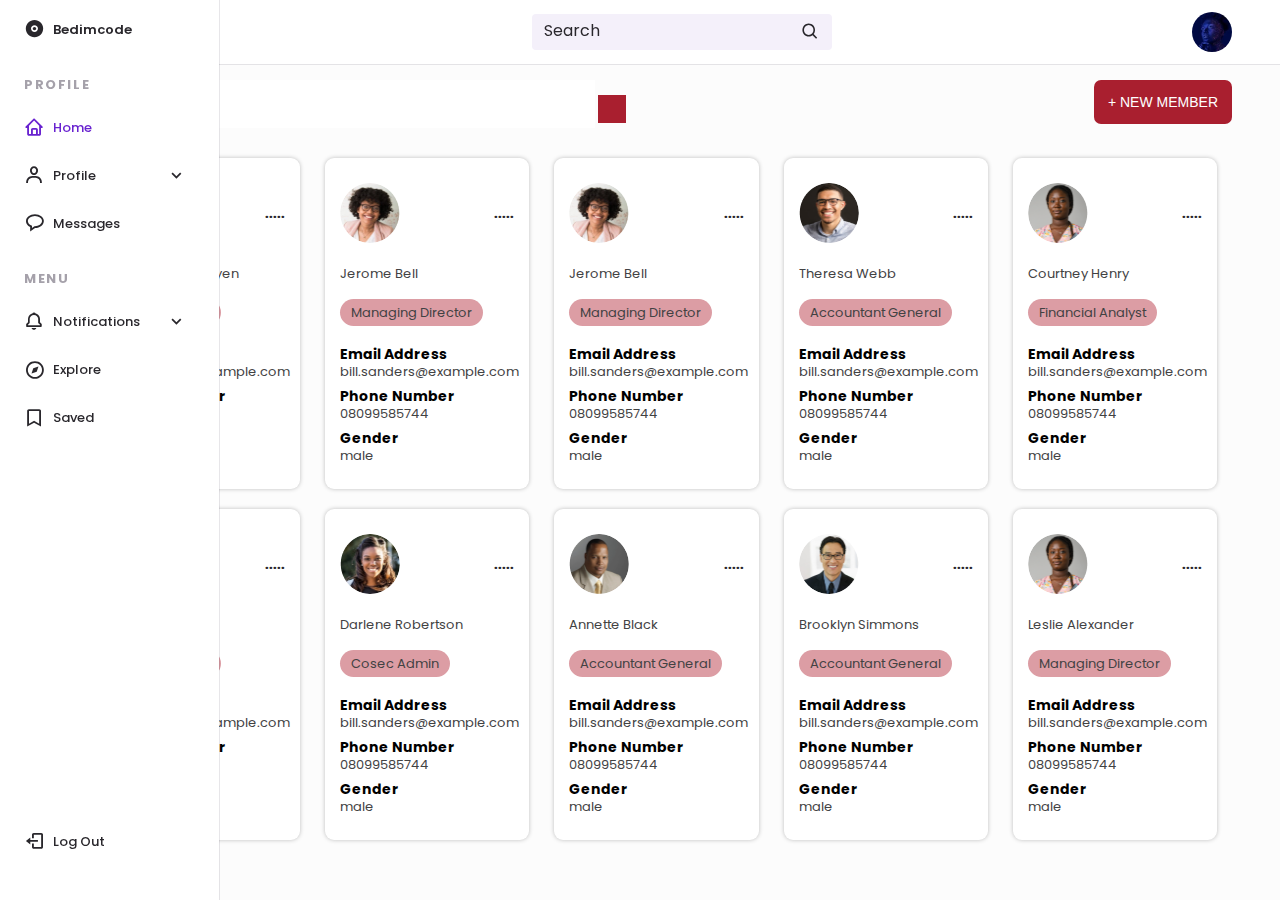
<file: adminusers.html>
<!DOCTYPE html>
    <html lang="en">
    <head>
        <meta charset="UTF-8">
        <meta name="viewport" content="width=device-width, initial-scale=1.0">

        <!--========== BOX ICONS ==========-->
        <link rel="stylesheet" href="https://cdn.jsdelivr.net/npm/boxicons@latest/css/boxicons.min.css">

        <!--========== CSS ==========-->
        <link rel="stylesheet" href="assets/css/styles.css">
        <link rel="stylesheet" href="assets/css/alluser.css">

        <title>Responsive sidebar submenus</title>
    </head>
    <body>
        <!--========== HEADER ==========-->
        <header class="header">
            <div class="header__container">
                <img src="assets/img/perfil.jpg" alt="" class="header__img">

                <a href="#" class="header__logo">Bedimcode</a>
    
                <div class="header__search">
                    <input type="search" placeholder="Search" class="header__input">
                    <i class='bx bx-search header__icon'></i>
                </div>
    
                <div class="header__toggle">
                    <i class='bx bx-menu' id="header-toggle"></i>
                </div>
            </div>
        </header>

        <!--========== NAV ==========-->
        <div class="nav" id="navbar">
            <nav class="nav__container">
                <div>
                    <a href="#" class="nav__link nav__logo">
                        <i class='bx bxs-disc nav__icon' ></i>
                        <span class="nav__logo-name">Bedimcode</span>
                    </a>
    
                    <div class="nav__list">
                        <div class="nav__items">
                            <h3 class="nav__subtitle">Profile</h3>
    
                            <a href="index.html" class="nav__link active">
                                <i class='bx bx-home nav__icon' ></i>
                                <span class="nav__name">Home</span>
                            </a>
                            
                            <div class="nav__dropdown">
                                <a href="#" class="nav__link">
                                    <i class='bx bx-user nav__icon' ></i>
                                    <span class="nav__name">Profile</span>
                                    <i class='bx bx-chevron-down nav__icon nav__dropdown-icon'></i>
                                </a>

                                <div class="nav__dropdown-collapse">
                                    <div class="nav__dropdown-content">
                                        <a href="index copy.html" class="nav__dropdown-item">Passwords</a>
                                        <a href="userprofile.html" class="nav__dropdown-item">Mail</a>
                                        <a href="userprofile2.html" class="nav__dropdown-item">Accounts</a>
                                        <a href="edituser.html" class="nav__dropdown-item" >total edit</a>
                                    </div>
                                </div>
                            </div>

                            <a href="index copy 2.html" class="nav__link">
                                <i class='bx bx-message-rounded nav__icon' ></i>
                                <span class="nav__name">Messages</span>
                            </a>
                        </div>
    
                        <div class="nav__items">
                            <h3 class="nav__subtitle">Menu</h3>
    
                            <div class="nav__dropdown">
                                <a href="#" class="nav__link">
                                    <i class='bx bx-bell nav__icon' ></i>
                                    <span class="nav__name">Notifications</span>
                                    <i class='bx bx-chevron-down nav__icon nav__dropdown-icon'></i>
                                </a>

                                <div class="nav__dropdown-collapse">
                                    <div class="nav__dropdown-content">
                                        <a href="#" class="nav__dropdown-item">Blocked</a>
                                        <a href="#" class="nav__dropdown-item">Silenced</a>
                                        <a href="#" class="nav__dropdown-item">Publish</a>
                                        <a href="#" class="nav__dropdown-item">Program</a>
                                    </div>
                                </div>

                            </div>

                            <a href="landing user.html" class="nav__link">
                                <i class='bx bx-compass nav__icon' ></i>
                                <span class="nav__name">Explore</span>
                            </a>
                            <a href="landing admin.html" class="nav__link">
                                <i class='bx bx-bookmark nav__icon' ></i>
                                <span class="nav__name">Saved</span>
                            </a>
                        </div>
                    </div>
                </div>

                <a href="#" class="nav__link nav__logout">
                    <i class='bx bx-log-out nav__icon' ></i>
                    <span class="nav__name">Log Out</span>
                </a>
            </nav>
        </div>

        <!--========== CONTENTS ==========-->
        <main>
            <div class="main-content">
        
                <div class="topnav">
                    <div class="search-container">
                        <form action="/action_page.php">
                          <input type="text" placeholder="Search.." name="search">
                          <button type="submit"><i class="fa fa-search"></i></button>
                        </form>
                      </div>
                    <div class="button-container">
                           <input type="button" value="+ NEW MEMBER">
                    </div>
    
                  </div>
    
    
                <div class="role-cards-wrapped">
                    <div class="role-card">
                        <div class="company-location">
                           <div class="profile"><img src="img/hmm.jpg" alt=""></div> 
                            <!-- <small><span></span> Abuja, Nigeria</small> -->
                            <div class="com-loc">
                                
                                <b>.....</b>
                            </div>
                        </div>
                        <div class="service-position">
                        <p>Savannahd Nguyen</p>
                        <div class="tag-time">
                            <p>Cosec Admin</p>
                        </div>
                        </div>
                        <div class="personal-info">
                        <p class="role-card-text"> Email Address</p>
                        <p><span>bill.sanders@example.com</span></p>    
                        </div>
    
                        <div class="personal-info">
                        <p class="role-card-text">Phone Number</p>
                        <p><span>08099585744</span></p> 
                    </div>
    
                        <div class="personal-info">
                        <p class="role-card-text">Gender</p>
                        <p><span>male</span></p> 
                        </div>
    
                    </div>
    
                    <div class="role-card">
                        <div class="company-location">
                            <div class="profile"><img src="img/Ellipse 3 (1).png" alt=""> </div> 
                            <!-- <small><span></span> Abuja, Nigeria</small> -->
                            <div class="com-loc">
                                <b>.....</b>
                            </div>
                        </div>
                        <div class="service-position">
                        <p>Jerome Bell</p>
                        <div class="tag-time">
                            <p>Managing Director</p>
                        </div>
                        </div>
                        <div class="personal-info">
                        <p class="role-card-text">Email Address</p>
                        <p><span>bill.sanders@example.com</span></p>    
                        </div>
    
                        <div class="personal-info">
                        <p class="role-card-text">Phone Number</p>
                        <p><span>08099585744</span></p> 
                    </div>
    
                        <div class="personal-info">
                        <p class="role-card-text">Gender</p>
                        <p><span>male</span></p> 
                        </div>
    
                    </div>
    
    
                    <div class="role-card">
                        <div class="company-location">
                            <div class="profile"><img src="img/Ellipse 3 (1).png" alt=""> </div> 
                            <!-- <small><span></span> Abuja, Nigeria</small> -->
                            <div class="com-loc">
                                <b>.....</b>
                            </div>
                        </div>
                        <div class="service-position">
                        <p>Jerome Bell</p>
                        <div class="tag-time">
                            <p>Managing Director</p>
                        </div>
                        </div>
                        <div class="personal-info">
                        <p class="role-card-text">Email Address</p>
                        <p><span>bill.sanders@example.com</span></p>    
                        </div>
    
                        <div class="personal-info">
                        <p class="role-card-text">Phone Number</p>
                        <p><span>08099585744</span></p> 
                    </div>
    
                        <div class="personal-info">
                        <p class="role-card-text">Gender</p>
                        <p><span>male</span></p> 
                        </div>
    
                    </div>
    
                    <div class="role-card">
                        <div class="company-location">
                            <div class="profile"><img src="img/Ellipse 3 (2).png" alt=""></div>
                            <!-- <small><span></span> Abuja, Nigeria</small> -->
                            <div class="com-loc">
                                <b>.....</b>
                            </div>
                        </div>
                        <div class="service-position">
                        <p>Theresa Webb</p>
                        <div class="tag-time">
                            <p>Accountant General</p>
                        </div>
                        </div>
                        <div class="personal-info">
                        <p class="role-card-text">Email Address</p>
                        <p><span>bill.sanders@example.com</span></p>    
                        </div>
    
                        <div class="personal-info">
                        <p class="role-card-text">Phone Number</p>
                        <p><span>08099585744</span></p> 
                    </div>
    
                        <div class="personal-info">
                        <p class="role-card-text">Gender</p>
                        <p><span>male</span></p> 
                        </div>
    
                    </div>
    
                    <div class="role-card">
                        <div class="company-location">
                            <div class="profile"><img src="img/Ellipse 3 (3).png" alt=""></div>
                            <!-- <small><span></span> Abuja, Nigeria</small> -->
                            <div class="com-loc">
                                <b>.....</b>
                            </div>
                        </div>
                        <div class="service-position">
                        <p>Courtney Henry</p>
                        <div class="tag-time">
                            <p>Financial Analyst</p>
                        </div>
                        </div>
                        <div class="personal-info">
                        <p class="role-card-text">Email Address</p>
                        <p><span>bill.sanders@example.com</span></p>    
                        </div>
    
                        <div class="personal-info">
                        <p class="role-card-text">Phone Number</p>
                        <p><span>08099585744</span></p> 
                    </div>
    
                        <div class="personal-info">
                        <p class="role-card-text">Gender</p>
                        <p><span>male</span></p> 
                        </div>
    
                    </div>
    
                    <div class="role-card">
                        <div class="company-location">
                            <div class="profile"><img src="img/Ellipse 3 (4).png" alt=""></div>
                            <!-- <small><span></span> Abuja, Nigeria</small> -->
                            <div class="com-loc">
                                <b>.....</b>
                            </div>
                        </div>
                        <div class="service-position">
                        <p>Arlene McCoy</p>
                        <div class="tag-time">
                            <p>Cosec Admin</p>
                        </div>
                        </div>
                        <div class="personal-info">
                        <p class="role-card-text">Email Address</p>
                        <p><span>bill.sanders@example.com</span></p>    
                        </div>
    
                        <div class="personal-info">
                        <p class="role-card-text">Phone Number</p>
                        <p><span>08099585744</span></p> 
                    </div>
    
                        <div class="personal-info">
                        <p class="role-card-text">Gender</p>
                        <p><span>male</span></p> 
                        </div>
    
                    </div>
    
                    <div class="role-card">
                        <div class="company-location">
                            <div class="profile"><img src="img/Ellipse 3 (5).png" alt=""></div>
                            <!-- <small><span></span> Abuja, Nigeria</small> -->
                            <div class="com-loc">
                                <b>.....</b>
                            </div>
                        </div>
                        <div class="service-position">
                        <p>Darlene Robertson</p>
                        <div class="tag-time">
                            <p>Cosec Admin</p>
                        </div>
                        </div>
                        <div class="personal-info">
                        <p class="role-card-text">Email Address</p>
                        <p><span>bill.sanders@example.com</span></p>    
                        </div>
    
                        <div class="personal-info">
                        <p class="role-card-text">Phone Number</p>
                        <p><span>08099585744</span></p> 
                    </div>
    
                        <div class="personal-info">
                        <p class="role-card-text">Gender</p>
                        <p><span>male</span></p> 
                        </div>
    
                    </div>
    
                    <div class="role-card">
                        <div class="company-location">
                            <div class="profile"><img src="img/Ellipse 3 (6).png" alt=""></div>
                            <!-- <small><span></span> Abuja, Nigeria</small> -->
                            <div class="com-loc">
                                <b>.....</b>
                            </div>
                        </div>
                        <div class="service-position">
                        <p>Annette Black</p>
                        <div class="tag-time">
                            <p>Accountant General</p>
                        </div>
                        </div>
                        <div class="personal-info">
                        <p class="role-card-text">Email Address</p>
                        <p><span>bill.sanders@example.com</span></p>    
                        </div>
    
                        <div class="personal-info">
                        <p class="role-card-text">Phone Number</p>
                        <p><span>08099585744</span></p> 
                    </div>
    
                        <div class="personal-info">
                        <p class="role-card-text">Gender</p>
                        <p><span>male</span></p> 
                        </div>
    
                    </div>
    
                    <div class="role-card">
                        <div class="company-location">
                            <div class="profile"><img src="img/Ellipse 3 (7).png" alt=""></div>
                            <!-- <small><span></span> Abuja, Nigeria</small> -->
                            <div class="com-loc">
                                <b>.....</b>
                            </div>
                        </div>
                        <div class="service-position">
                        <p>Brooklyn Simmons</p>
                        <div class="tag-time">
                            <p>Accountant General</p>
                        </div>
                        </div>
                        <div class="personal-info">
                        <p class="role-card-text">Email Address</p>
                        <p><span>bill.sanders@example.com</span></p>    
                        </div>
    
                        <div class="personal-info">
                        <p class="role-card-text">Phone Number</p>
                        <p><span>08099585744</span></p> 
                    </div>
    
                        <div class="personal-info">
                        <p class="role-card-text">Gender</p>
                        <p><span>male</span></p> 
                        </div>
    
                    </div>
    
                    <div class="role-card">
                        <div class="company-location">
                            <div class="profile"><img src="img/Ellipse 3 (3).png" alt=""></div>
                            <!-- <small><span></span> Abuja, Nigeria</small> -->
                            <div class="com-loc">
                                <b>.....</b>
                            </div>
                        </div>
                        <div class="service-position">
                        <p>Leslie Alexander</p>
                        <div class="tag-time">
                            <p>Managing Director</p>
                        </div>
                        </div>
                        <div class="personal-info">
                        <p class="role-card-text">Email Address</p>
                        <p><span>bill.sanders@example.com</span></p>    
                        </div>
    
                        <div class="personal-info">
                        <p class="role-card-text">Phone Number</p>
                        <p><span>08099585744</span></p> 
                    </div>
    
                        <div class="personal-info">
                        <p class="role-card-text">Gender</p>
                        <p><span>male</span></p> 
                        </div>
    
                    </div>
    
                    
                    
                    
                </div>
            </div>

        </main>

        <!--========== MAIN JS ==========-->
        <script src="assets/js/main.js"></script>
    </body>
</html>
</file>
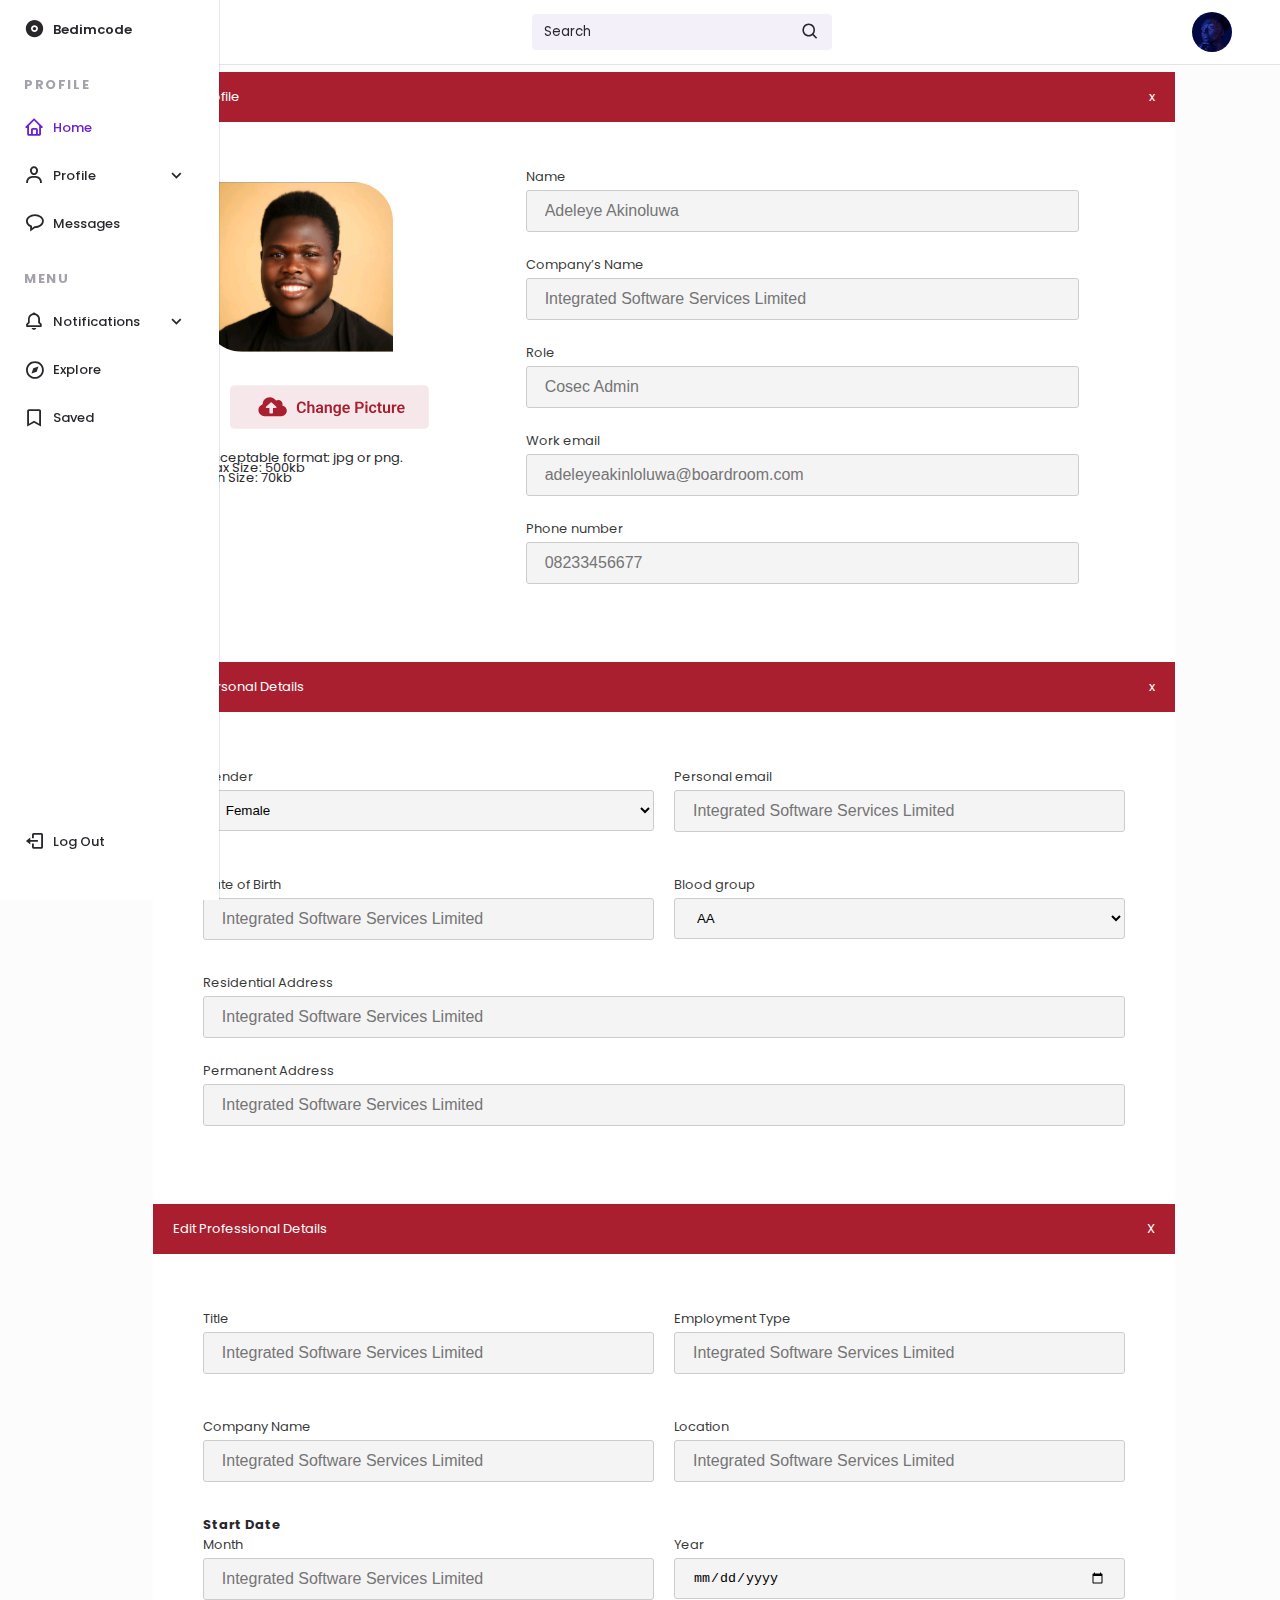
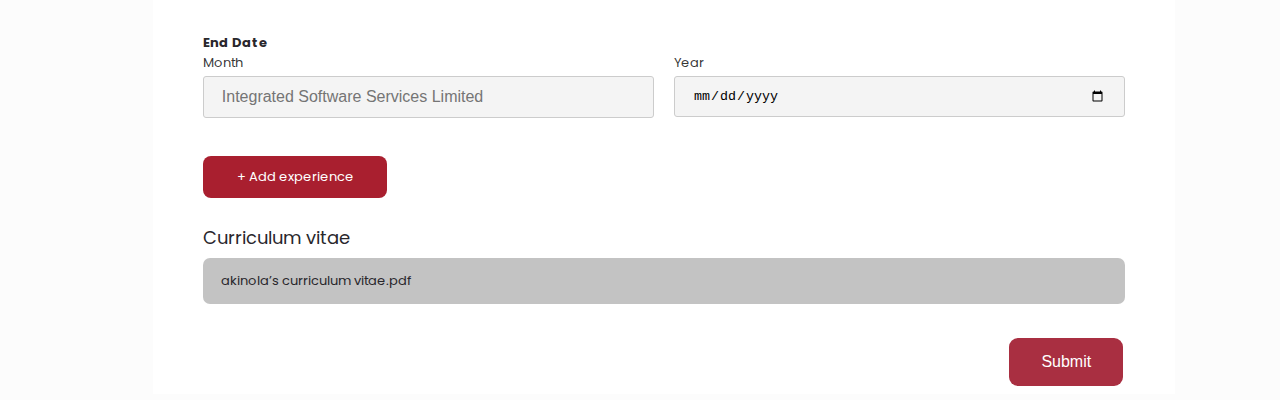
<file: edituser - Copy.html>
<!DOCTYPE html>
    <html lang="en">
    <head>
        <meta charset="UTF-8">
        <meta name="viewport" content="width=device-width, initial-scale=1.0">

        <!--========== BOX ICONS ==========-->
        <link rel="stylesheet" href="https://cdn.jsdelivr.net/npm/boxicons@latest/css/boxicons.min.css">

        <!--========== CSS ==========-->
        <link rel="stylesheet" href="assets/css/styles.css">
        <link rel="stylesheet" href="assets/css/edit.css">

        <title>Responsive sidebar submenus</title>
    </head>
    <body>
        <!--========== HEADER ==========-->
        <header class="header">
            <div class="header__container">
                <img src="assets/img/perfil.jpg" alt="" class="header__img">

                <a href="#" class="header__logo">Bedimcode</a>
    
                <div class="header__search">
                    <input type="search" placeholder="Search" class="header__input">
                    <i class='bx bx-search header__icon'></i>
                </div>
    
                <div class="header__toggle">
                    <i class='bx bx-menu' id="header-toggle"></i>
                </div>
            </div>
        </header>

        <!--========== NAV ==========-->
        <div class="nav" id="navbar">
            <nav class="nav__container">
                <div>
                    <a href="#" class="nav__link nav__logo">
                        <i class='bx bxs-disc nav__icon' ></i>
                        <span class="nav__logo-name">Bedimcode</span>
                    </a>
    
                    <div class="nav__list">
                        <div class="nav__items">
                            <h3 class="nav__subtitle">Profile</h3>
    
                            <a href="index.html" class="nav__link active">
                                <i class='bx bx-home nav__icon' ></i>
                                <span class="nav__name">Home</span>
                            </a>
                            
                            <div class="nav__dropdown">
                                <a href="#" class="nav__link">
                                    <i class='bx bx-user nav__icon' ></i>
                                    <span class="nav__name">Profile</span>
                                    <i class='bx bx-chevron-down nav__icon nav__dropdown-icon'></i>
                                </a>

                                <div class="nav__dropdown-collapse">
                                    <div class="nav__dropdown-content">
                                        <a href="index copy.html" class="nav__dropdown-item">Passwords</a>
                                        <a href="userprofile.html" class="nav__dropdown-item">Mail</a>
                                        <a href="userprofile2.html" class="nav__dropdown-item">Accounts</a>
                                    </div>
                                </div>
                            </div>

                            <a href="index copy 2.html" class="nav__link">
                                <i class='bx bx-message-rounded nav__icon' ></i>
                                <span class="nav__name">Messages</span>
                            </a>
                        </div>
    
                        <div class="nav__items">
                            <h3 class="nav__subtitle">Menu</h3>
    
                            <div class="nav__dropdown">
                                <a href="#" class="nav__link">
                                    <i class='bx bx-bell nav__icon' ></i>
                                    <span class="nav__name">Notifications</span>
                                    <i class='bx bx-chevron-down nav__icon nav__dropdown-icon'></i>
                                </a>

                                <div class="nav__dropdown-collapse">
                                    <div class="nav__dropdown-content">
                                        <a href="#" class="nav__dropdown-item">Blocked</a>
                                        <a href="#" class="nav__dropdown-item">Silenced</a>
                                        <a href="#" class="nav__dropdown-item">Publish</a>
                                        <a href="#" class="nav__dropdown-item">Program</a>
                                    </div>
                                </div>

                            </div>

                            <a href="landing user.html" class="nav__link">
                                <i class='bx bx-compass nav__icon' ></i>
                                <span class="nav__name">Explore</span>
                            </a>
                            <a href="landing admin.html" class="nav__link">
                                <i class='bx bx-bookmark nav__icon' ></i>
                                <span class="nav__name">Saved</span>
                            </a>
                        </div>
                    </div>
                </div>

                <a href="#" class="nav__link nav__logout">
                    <i class='bx bx-log-out nav__icon' ></i>
                    <span class="nav__name">Log Out</span>
                </a>
            </nav>
        </div>

        <!--========== CONTENTS ==========-->
        <main>
            <section>
                <div class="contentarea">
                  <div class="headingarea">
                    <p>
                      Edit Profile
                    </p>
    
                    <p>
                      x
                    </p>
                  </div>
                <div class="formbox">
                  <div class="photosection">
                  <div class="picbox">
                            <div class="profileimg">
                              <img src="img/Rectangle 150.svg" alt="">
                            </div>
    
                            <div class="changephoto">
                                <p><img src="img/Group 329.svg" alt=""></p>
                            </div>
    
                            <div class="imginstruction">
                              Acceptable format: jpg or png.
                                <p> Max Size: 500kb</p> 
                                 <p>Min Size: 70kb</p> 
                                  
                            </div>
    
                  </div>
                </div>
    
                  <div class="formcontainer">
    
                      <div class="formgroup">
                        <div class="label">Name</div>
                        <div class="input"><input type="text" placeholder="Adeleye Akinoluwa"></div>
                      </div>
    
                      <div class="formgroup">
                        <div class="label">Company’s Name</div>
                        <div class="input"><input type="text" placeholder="Integrated Software Services Limited"></div>
                      </div>
    
                      <div class="formgroup">
                        <div class="label"><label for="">Role</label></div>
                        <div class="input"><input type="text" placeholder="Cosec Admin"></div>
                      </div>
    
                      <div class="formgroup">
                        <div class="label">Work email</div>
                        <div class="input"><input type="text" placeholder="adeleyeakinloluwa@boardroom.com"></div>
                      </div>
    
                      <div class="formgroup">
                        <div class="label">Phone number</div>
                        <div class="input"><input type="text" placeholder="08233456677"></div>
                      </div>
    
            
    
                  </div>
                </div>
              </div>
    
              <div class="contentarea">
                <div class="headingarea">
                  <p>
                    Edit Personal Details
                   
                  </p>
                  <p>
                    x
                  </p>
                </div>
                <div class="formboxs">
                
    <div class="row">
    <div class="formgroup">
      <div class="label">Gender</div>
      <div class="input">    
        <select id="gender" name="gender">
        <option value="">Female</option>
        <option value="">Male</option>
      </select>
    </div>
    </div>
    
    <div class="formgroup">
      <div class="label">Personal email</div>
      <div class="input"><input type="text" placeholder="Integrated Software Services Limited"></div>
    </div>
    
    </div>
    
    <div class="row">
    <div class="formgroup">
      <div class="label">Date of Birth</div>
      <div class="input"><input type="text" placeholder="Integrated Software Services Limited"></div>
    </div>
    
    <div class="formgroup">
      <div class="label">Blood group</div>
      <div class="input">
        <select id="gender" name="gender">
        <option value="">AA</option>
        <option value="">Male</option>
      </select></div>
    </div>
    
    </div>
    
    <div class="formgroup">
    <div class="label">Residential Address</div>
    <div class="input"><input type="text" placeholder="Integrated Software Services Limited"></div>
    </div>
    
    <div class="formgroup">
    <div class="label">Permanent Address</div>
    <div class="input"><input type="text" placeholder="Integrated Software Services Limited"></div>
    </div>
    
    
    
    
    
                </div>
              </div>
    
              <div class="contentarea">
                <div class="headingarea">
                  <p>
                    Edit Professional Details
                  </p>
                  <p>
                    X
                  </p>
                </div>
                <div class="formboxs">
                
    
    <div class="row">
    <div class="formgroup">
      <div class="label">Title</div>
      <div class="input"><input type="text" placeholder="Integrated Software Services Limited"></div>
    </div>
    
    <div class="formgroup">
      <div class="label">Employment Type</div>
      <div class="input"><input type="text" placeholder="Integrated Software Services Limited"></div>
    </div>
    </div>
    
    <div class="row">
    <div class="formgroup">
      <div class="label">Company Name</div>
      <div class="input"><input type="text" placeholder="Integrated Software Services Limited"></div>
    </div>
    
    <div class="formgroup">
      <div class="label">Location</div>
      <div class="input"><input type="text" placeholder="Integrated Software Services Limited"></div>
    </div>
    
    </div>
    
    
    <p>
    <b>Start Date</b> 
    </p>
    <div class="row">
    <div class="formgroup">
      <div class="label">Month</div>
      <div class="input"><input type="text" placeholder="Integrated Software Services Limited"></div>
    </div>
    
    <div class="formgroup">
      <div class="label">Year</div>
      <div class="input"><input type="date" placeholder="Integrated Software Services Limited"></div>
    </div>
    
    </div>
    
    
    <p>
    <b>End Date</b> 
    </p>
    <div class="row">
    <div class="formgroup">
      <div class="label">Month</div>
      <div class="input"><input type="text" placeholder="Integrated Software Services Limited"></div>
    </div>
    
    <div class="formgroup">
      <div class="label">Year</div>
      <div class="input"><input type="date" placeholder="Integrated Software Services Limited"></div>
    </div>
    
    </div>
    
    
    <div class="formgroup">
    <p class="experience" >  + Add experience </p>
    </div>
    
    <div class="formgroup">
    <p class="titleheader">Curriculum vitae</p>
    <p class="cv"> akinola’s curriculum vitae.pdf </p>
    </div>
    
    <div class="formgroup">
    <input type="button" class="button" value="Submit">
    </div>
    
    
    
    
    
                </div>
              </div>
    
      
    
              </section>



        </main>

        <!--========== MAIN JS ==========-->
        <script src="assets/js/main.js"></script>
    </body>
</html>
</file>
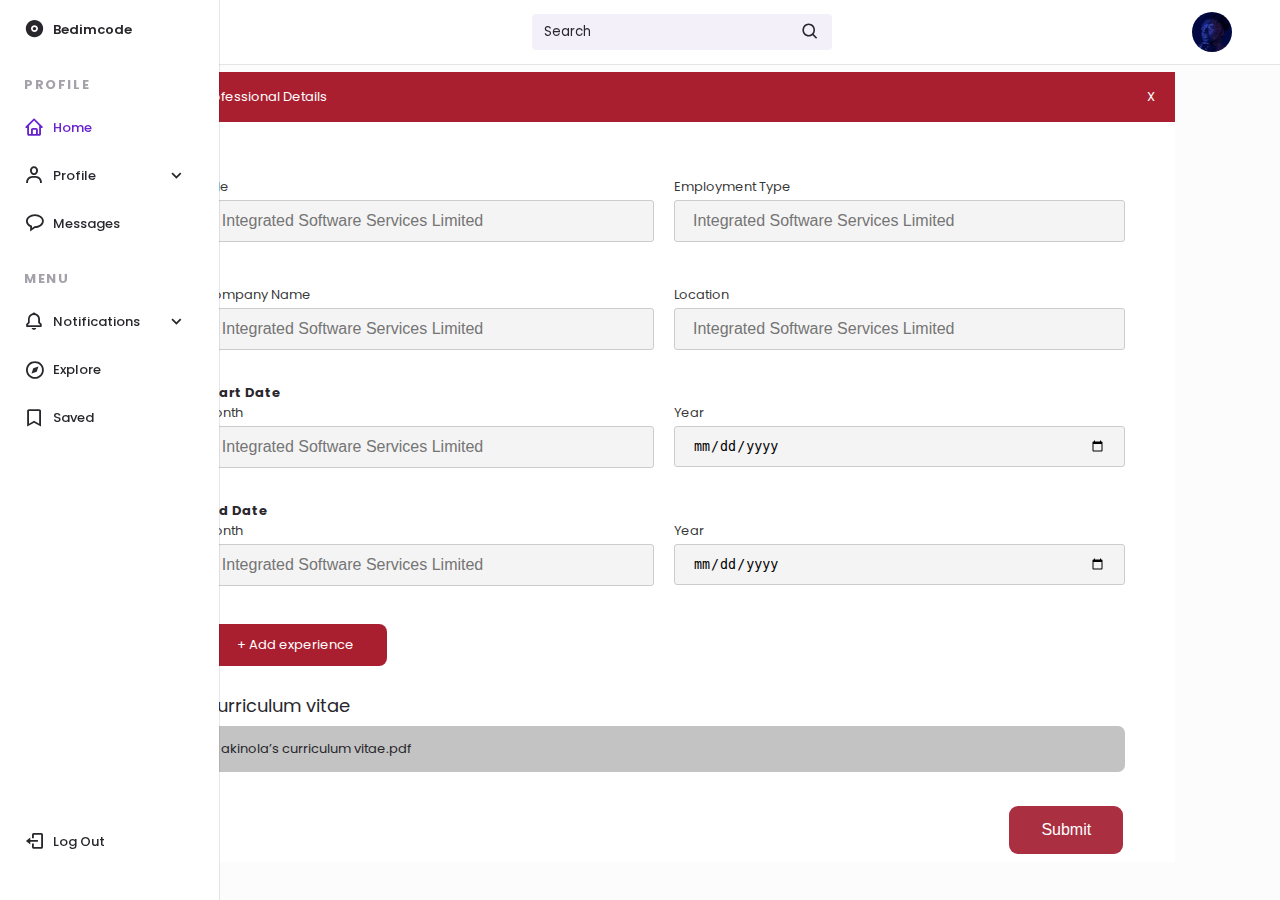
<file: edituser copy.html>
<!DOCTYPE html>
    <html lang="en">
    <head>
        <meta charset="UTF-8">
        <meta name="viewport" content="width=device-width, initial-scale=1.0">

        <!--========== BOX ICONS ==========-->
        <link rel="stylesheet" href="https://cdn.jsdelivr.net/npm/boxicons@latest/css/boxicons.min.css">

        <!--========== CSS ==========-->
        <link rel="stylesheet" href="assets/css/styles.css">
        <link rel="stylesheet" href="assets/css/edit.css">

        <title>Responsive sidebar submenus</title>
    </head>
    <body>
        <!--========== HEADER ==========-->
        <header class="header">
            <div class="header__container">
                <img src="assets/img/perfil.jpg" alt="" class="header__img">

                <a href="#" class="header__logo">Bedimcode</a>
    
                <div class="header__search">
                    <input type="search" placeholder="Search" class="header__input">
                    <i class='bx bx-search header__icon'></i>
                </div>
    
                <div class="header__toggle">
                    <i class='bx bx-menu' id="header-toggle"></i>
                </div>
            </div>
        </header>

        <!--========== NAV ==========-->
        <div class="nav" id="navbar">
            <nav class="nav__container">
                <div>
                    <a href="#" class="nav__link nav__logo">
                        <i class='bx bxs-disc nav__icon' ></i>
                        <span class="nav__logo-name">Bedimcode</span>
                    </a>
    
                    <div class="nav__list">
                        <div class="nav__items">
                            <h3 class="nav__subtitle">Profile</h3>
    
                            <a href="index.html" class="nav__link active">
                                <i class='bx bx-home nav__icon' ></i>
                                <span class="nav__name">Home</span>
                            </a>
                            
                            <div class="nav__dropdown">
                                <a href="#" class="nav__link">
                                    <i class='bx bx-user nav__icon' ></i>
                                    <span class="nav__name">Profile</span>
                                    <i class='bx bx-chevron-down nav__icon nav__dropdown-icon'></i>
                                </a>

                                <div class="nav__dropdown-collapse">
                                    <div class="nav__dropdown-content">
                                        <a href="index copy.html" class="nav__dropdown-item">Passwords</a>
                                        <a href="userprofile.html" class="nav__dropdown-item">Mail</a>
                                        <a href="userprofile2.html" class="nav__dropdown-item">Accounts</a>
                                    </div>
                                </div>
                            </div>

                            <a href="index copy 2.html" class="nav__link">
                                <i class='bx bx-message-rounded nav__icon' ></i>
                                <span class="nav__name">Messages</span>
                            </a>
                        </div>
    
                        <div class="nav__items">
                            <h3 class="nav__subtitle">Menu</h3>
    
                            <div class="nav__dropdown">
                                <a href="#" class="nav__link">
                                    <i class='bx bx-bell nav__icon' ></i>
                                    <span class="nav__name">Notifications</span>
                                    <i class='bx bx-chevron-down nav__icon nav__dropdown-icon'></i>
                                </a>

                                <div class="nav__dropdown-collapse">
                                    <div class="nav__dropdown-content">
                                        <a href="#" class="nav__dropdown-item">Blocked</a>
                                        <a href="#" class="nav__dropdown-item">Silenced</a>
                                        <a href="#" class="nav__dropdown-item">Publish</a>
                                        <a href="#" class="nav__dropdown-item">Program</a>
                                    </div>
                                </div>

                            </div>

                            <a href="landing user.html" class="nav__link">
                                <i class='bx bx-compass nav__icon' ></i>
                                <span class="nav__name">Explore</span>
                            </a>
                            <a href="landing admin.html" class="nav__link">
                                <i class='bx bx-bookmark nav__icon' ></i>
                                <span class="nav__name">Saved</span>
                            </a>
                        </div>
                    </div>
                </div>

                <a href="#" class="nav__link nav__logout">
                    <i class='bx bx-log-out nav__icon' ></i>
                    <span class="nav__name">Log Out</span>
                </a>
            </nav>
        </div>

        <!--========== CONTENTS ==========-->
        <main>
            <section>

    
              <div class="contentarea">
                <div class="headingarea">
                  <p>
                    Edit Professional Details
                  </p>
                  <p>
                    X
                  </p>
                </div>
                <div class="formboxs">
                
    
    <div class="row">
    <div class="formgroup">
      <div class="label">Title</div>
      <div class="input"><input type="text" placeholder="Integrated Software Services Limited"></div>
    </div>
    
    <div class="formgroup">
      <div class="label">Employment Type</div>
      <div class="input"><input type="text" placeholder="Integrated Software Services Limited"></div>
    </div>
    </div>
    
    <div class="row">
    <div class="formgroup">
      <div class="label">Company Name</div>
      <div class="input"><input type="text" placeholder="Integrated Software Services Limited"></div>
    </div>
    
    <div class="formgroup">
      <div class="label">Location</div>
      <div class="input"><input type="text" placeholder="Integrated Software Services Limited"></div>
    </div>
    
    </div>
    
    
    <p>
    <b>Start Date</b> 
    </p>
    <div class="row">
    <div class="formgroup">
      <div class="label">Month</div>
      <div class="input"><input type="text" placeholder="Integrated Software Services Limited"></div>
    </div>
    
    <div class="formgroup">
      <div class="label">Year</div>
      <div class="input"><input type="date" placeholder="Integrated Software Services Limited"></div>
    </div>
    
    </div>
    
    
    <p>
    <b>End Date</b> 
    </p>
    <div class="row">
    <div class="formgroup">
      <div class="label">Month</div>
      <div class="input"><input type="text" placeholder="Integrated Software Services Limited"></div>
    </div>
    
    <div class="formgroup">
      <div class="label">Year</div>
      <div class="input"><input type="date" placeholder="Integrated Software Services Limited"></div>
    </div>
    
    </div>
    
    
    <div class="formgroup">
    <p class="experience" >  + Add experience </p>
    </div>
    
    <div class="formgroup">
    <p class="titleheader">Curriculum vitae</p>
    <p class="cv"> akinola’s curriculum vitae.pdf </p>
    </div>
    
    <div class="formgroup">
    <input type="button" class="button" value="Submit">
    </div>
    
    
    
    
    
                </div>
              </div>
    
      
    
              </section>



        </main>

        <!--========== MAIN JS ==========-->
        <script src="assets/js/main.js"></script>
    </body>
</html>
</file>
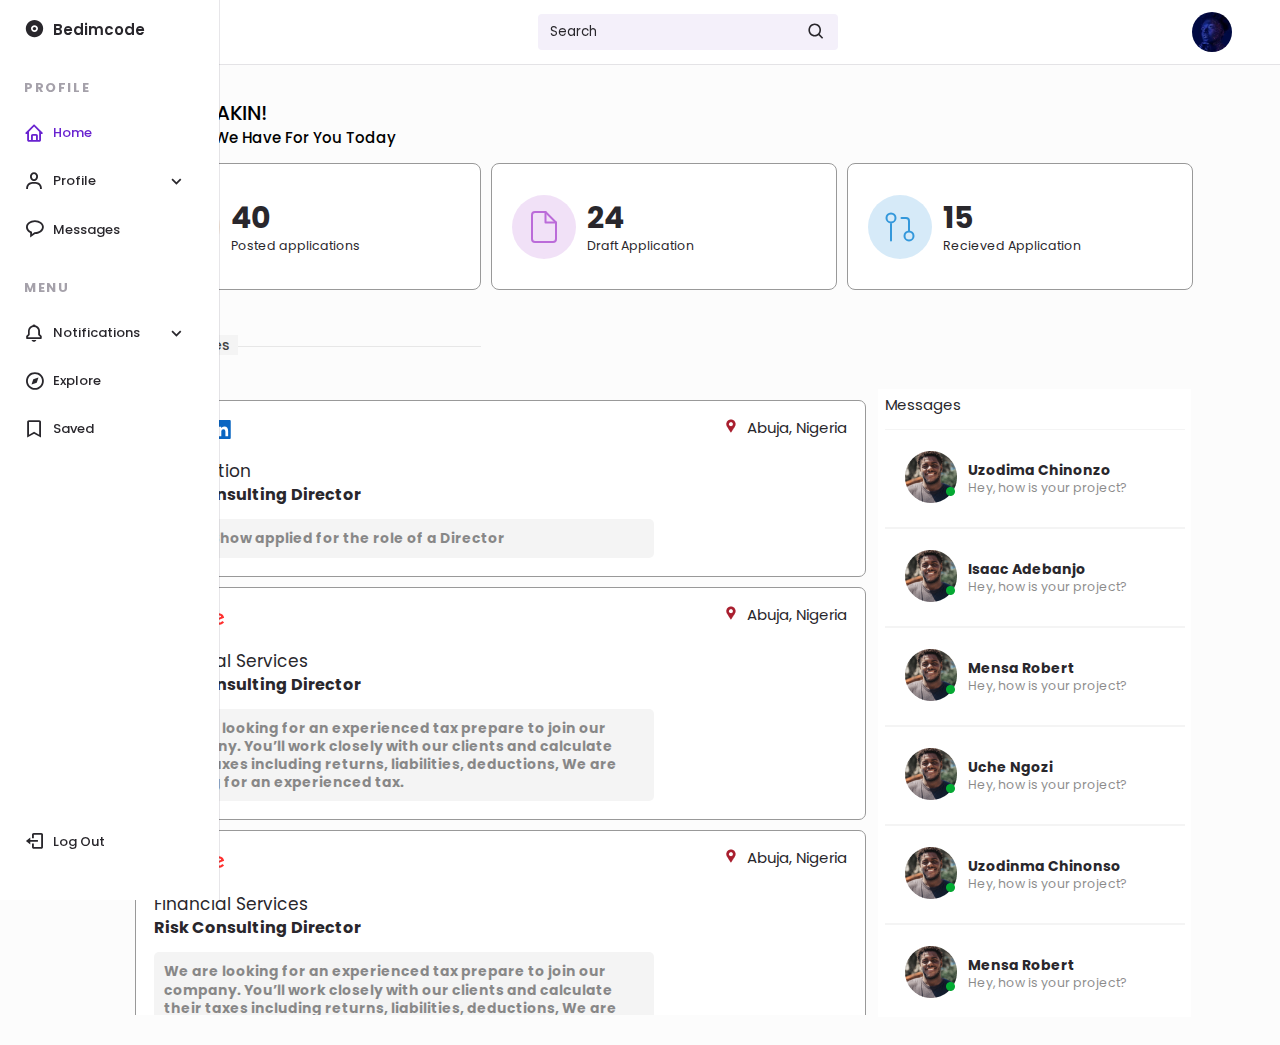
<file: landing admin.html>
<!DOCTYPE html>
    <html lang="en">
    <head>
        <meta charset="UTF-8">
        <meta name="viewport" content="width=device-width, initial-scale=1.0">

        <!--========== BOX ICONS ==========-->
        <link rel="stylesheet" href="https://cdn.jsdelivr.net/npm/boxicons@latest/css/boxicons.min.css">

        <!--========== CSS ==========-->
        <link rel="stylesheet" href="assets/css/styles.css">
        <link rel="stylesheet" href="assets/css/dashboard.css">
        <link rel="stylesheet" href="assets/css/admin.css">
       

        <title>Responsive sidebar submenus</title>
    </head>
    <body>
        <!--========== HEADER ==========-->
        <header class="header">
            <div class="header__container">
                <img src="assets/img/perfil.jpg" alt="" class="header__img">

                <a href="#" class="header__logo">Bedimcode</a>
    
                <div class="header__search">
                    <input type="search" placeholder="Search" class="header__input">
                    <i class='bx bx-search header__icon'></i>
                </div>
    
                <div class="header__toggle">
                    <i class='bx bx-menu' id="header-toggle"></i>
                </div>
            </div>
        </header>

        <!--========== NAV ==========-->
        <div class="nav" id="navbar">
            <nav class="nav__container">
                <div>
                    <a href="#" class="nav__link nav__logo">
                        <i class='bx bxs-disc nav__icon' ></i>
                        <span class="nav__logo-name">Bedimcode</span>
                    </a>
    
                    <div class="nav__list">
                        <div class="nav__items">
                            <h3 class="nav__subtitle">Profile</h3>
    
                            <a href="index.html" class="nav__link active">
                                <i class='bx bx-home nav__icon' ></i>
                                <span class="nav__name">Home</span>
                            </a>
                            
                            <div class="nav__dropdown">
                                <a href="#" class="nav__link">
                                    <i class='bx bx-user nav__icon' ></i>
                                    <span class="nav__name">Profile</span>
                                    <i class='bx bx-chevron-down nav__icon nav__dropdown-icon'></i>
                                </a>

                                <div class="nav__dropdown-collapse">
                                    <div class="nav__dropdown-content">
                                        <a href="index copy.html" class="nav__dropdown-item">Passwords</a>
                                        <a href="userprofile.html" class="nav__dropdown-item">Mail</a>
                                        <a href="userprofile2.html" class="nav__dropdown-item">Accounts</a>
                                    </div>
                                </div>
                            </div>

                            <a href="index copy 2.html" class="nav__link">
                                <i class='bx bx-message-rounded nav__icon' ></i>
                                <span class="nav__name">Messages</span>
                            </a>
                        </div>
    
                        <div class="nav__items">
                            <h3 class="nav__subtitle">Menu</h3>
    
                            <div class="nav__dropdown">
                                <a href="#" class="nav__link">
                                    <i class='bx bx-bell nav__icon' ></i>
                                    <span class="nav__name">Notifications</span>
                                    <i class='bx bx-chevron-down nav__icon nav__dropdown-icon'></i>
                                </a>

                                <div class="nav__dropdown-collapse">
                                    <div class="nav__dropdown-content">
                                        <a href="#" class="nav__dropdown-item">Blocked</a>
                                        <a href="#" class="nav__dropdown-item">Silenced</a>
                                        <a href="#" class="nav__dropdown-item">Publish</a>
                                        <a href="#" class="nav__dropdown-item">Program</a>
                                    </div>
                                </div>

                            </div>

                            <a href="landing user.html" class="nav__link">
                                <i class='bx bx-compass nav__icon' ></i>
                                <span class="nav__name">Explore</span>
                            </a>
                            <a href="landing admin.html" class="nav__link">
                                <i class='bx bx-bookmark nav__icon' ></i>
                                <span class="nav__name">Saved</span>
                            </a>
                        </div>
                    </div>
                </div>

                <a href="#" class="nav__link nav__logout">
                    <i class='bx bx-log-out nav__icon' ></i>
                    <span class="nav__name">Log Out</span>
                </a>
            </nav>
        </div>
        

        <!--========== CONTENTS ==========-->
        <main>
            <div class="wrapper">
                <header>
                    <div class="name">
                        <p>Welcome Akin!</p>
                        <small>Here is What We Have For You Today</small>
                    </div>
                </header>
        
        
                <div class="main-content">
                    <div class="card-wrapper">
                        <div class="card card-1">
                            <svg width="64" height="65" fill="none" xmlns="http://www.w3.org/2000/svg">
                                <rect y=".973" width="64" height="64" rx="32" fill="#F2994A" fill-opacity=".2" />
                                <path
                                    d="m32 17.973-15 7.5 15 7.5 15-7.5-15-7.5ZM17 40.473l15 7.5 15-7.5M17 32.973l15 7.5 15-7.5"
                                    stroke="#F39C12" stroke-width="2" stroke-linecap="round" stroke-linejoin="round" />
                            </svg>
                            <div class="card-text">
                                <p>40</p><small>Posted applications</small>
                            </div>
                        </div>
                        <div class="card card-2">
                            <svg width="64" height="65" fill="none" xmlns="http://www.w3.org/2000/svg">
                                <rect y=".973" width="64" height="64" rx="32" fill="#BB6BD9" fill-opacity=".2" />
                                <path d="M33.5 17.973H23a3 3 0 0 0-3 3v24a3 3 0 0 0 3 3h18a3 3 0 0 0 3-3v-16.5l-10.5-10.5Z"
                                    stroke="#BB6BD9" stroke-width="2" stroke-linecap="round" stroke-linejoin="round" />
                                <path d="M33.5 17.973v10.5H44" stroke="#BB6BD9" stroke-width="2" stroke-linecap="round"
                                    stroke-linejoin="round" />
                            </svg>
                            <div class="card-text">
                                <p>24</p><small>Draft Application</small>
                            </div>
                        </div>
                        <div class="card card-3">
                            <svg width="64" height="65" fill="none" xmlns="http://www.w3.org/2000/svg">
                                <rect y=".973" width="64" height="64" rx="32" fill="#3498DB" fill-opacity=".2" />
                                <path
                                    d="M41 46.473a4.5 4.5 0 1 0 0-9 4.5 4.5 0 0 0 0 9ZM23 28.473a4.5 4.5 0 1 0 0-9 4.5 4.5 0 0 0 0 9ZM33.5 23.973H38a3 3 0 0 1 3 3v10.5M23 28.473v18"
                                    stroke="#3498DB" stroke-width="2" stroke-linecap="round" stroke-linejoin="round" />
                            </svg>
                            <div class="card-text">
                                <p>15</p><small>Recieved Application</small>
                            </div>
                            
                        </div>
        
        
        
                        
        
                     <div class="mob">
                        <div class="activities">
                            <div class="activities-text"><span>All activities</span></div>
                            <!-- <div class="activities-icon">
                                <img src="assets/images/Vector.png" alt="" srcset="">
                            </div> -->
        
                        </div>
                    </div>
        
        
                    </div>
                    <div class="flexing">
                        <div class="all-activities">
                            <div class="activities-wrapper">
                                <div class="jobs">
            
                                    <div class="jobs-wrapper">
                                        <div class="job-one">
                                           <div class="joblogo">
                                               <div class="joblogoimg">
                                                <img src="img/linkedin.svg" alt="">
                                               </div>
                                               <div class="location">
                                                <img src="img/Vector (18).png" alt=""><span>Abuja, Nigeria</span>
                                               </div>
                                           </div>
                                           <div class="jobtitle">
                                            Application
                                           </div>
                                           <div class="jobdesc">
                                            Risk Consulting Director
                                           </div>
                    
                                           <div class="booking">Angel Show applied for the role of a Director</div>
                                          
                    
                                        </div>
                    
                    
                                        <div class="job-one">
                                            <div class="joblogo">
                                                <div class="joblogoimg">
                                                 <img src="img/google.svg" alt="">
                                                </div>
                                                <div class="location">
                                                    <img src="img/Vector (18).png" alt=""><span>Abuja, Nigeria</span>
                                                </div>
                                            </div>
                                            <div class="jobtitle">
                                             Financial Services
                                            </div>
                                            <div class="jobdesc">
                                             Risk Consulting Director
                                            </div>
                     
                                            <div class="booking">We are looking for an experienced tax prepare to join our company. You’ll work closely with our clients and calculate their taxes including returns, liabilities, deductions, We are looking for an experienced tax.</div>
                                         </div>
                    
                                         
                                        <div class="job-one">
                                            <div class="joblogo">
                                                <div class="joblogoimg">
                                                 <img src="img/google.svg" alt="">
                                                </div>
                                                <div class="location">
                                                    <img src="img/Vector (18).png" alt=""><span>Abuja, Nigeria</span>
                                                </div>
                                            </div>
                                            <div class="jobtitle">
                                             Financial Services
                                            </div>
                                            <div class="jobdesc">
                                             Risk Consulting Director
                                            </div>
                     
                                            <div class="booking">We are looking for an experienced tax prepare to join our company. You’ll work closely with our clients and calculate their taxes including returns, liabilities, deductions, We are looking for an experienced tax.</div>
                                         </div>
        
                                         
                                        <div class="job-one">
                                            <div class="joblogo">
                                                <div class="joblogoimg">
                                                 <img src="img/google.svg" alt="">
                                                </div>
                                                <div class="location">
                                                    <img src="img/Vector (18).png" alt=""><span>Abuja, Nigeria</span>
                                                </div>
                                            </div>
                                            <div class="jobtitle">
                                             Financial Services
                                            </div>
                                            <div class="jobdesc">
                                             Risk Consulting Director
                                            </div>
                     
                                            <div class="booking">We are looking for an experienced tax prepare to join our company. You’ll work closely with our clients and calculate their taxes including returns, liabilities, deductions, We are looking for an experienced tax.</div>
                                         </div>
        
                                         
                                        <div class="job-one">
                                            <div class="joblogo">
                                                <div class="joblogoimg">
                                                 <img src="img/google.svg" alt="">
                                                </div>
                                                <div class="location">
                                                    <img src="img/Vector (18).png" alt=""><span>Abuja, Nigeria</span>
                                                </div>
                                            </div>
                                            <div class="jobtitle">
                                             Financial Services
                                            </div>
                                            <div class="jobdesc">
                                             Risk Consulting Director
                                            </div>
                     
                                            <div class="booking">We are looking for an experienced tax prepare to join our company. You’ll work closely with our clients and calculate their taxes including returns, liabilities, deductions, We are looking for an experienced tax.</div>
                                         </div>
        
        
                    
                                         <div class="job-one">
                                            <div class="joblogo">
                                                <div class="joblogoimg">
                                                 <img src="img/Group 215.png" alt="">
                                                </div>
                                                <div class="location">
                                                    <img src="img/Vector (18).png" alt=""><span>Abuja, Nigeria</span>
                                                </div>
                                            </div>
                                            <div class="jobtitle">
                                             Financial Services
                                            </div>
                                            <div class="jobdesc">
                                             Risk Consulting Director
                                            </div>
                     
                                            <div class="booking">We are looking for an experienced tax prepare to join our company. You’ll work closely with our clients and calculate their taxes including returns, liabilities, deductions, We are looking for an experienced tax</div>
                                         </div>
                                     
                                    </div>
                                </div>
            
            
                            </div>
                        </div>
        <div class="listed">
        
        
                        <div class="newlisting">
                            <p class="msg-header">Messages</p>
                            <div class="msg-wrapper">
                                <div class="msg-content">
                                    <div class="images">
                                        <img src="assets/images/msg-photo.png" alt="">
                                        <img class="online" src="assets/images/Ellipse 2.1.png" alt="online">
                                    </div>
                                    <div>
                                        <p>Uzodima Chinonzo</p><small>Hey, how is your project?</small>
                                    </div>
                                </div>
                                <div class="msg-content">
                                    <div class="images">
                                        <img src="assets/images/msg-photo.png" alt="">
                                        <img class="online" src="assets/images/Ellipse 2.1.png" alt="online">
                                    </div>
                                    <div>
                                        <p>Isaac Adebanjo</p><small>Hey, how is your project?</small>
                                    </div>
                                </div>
                                <div class="msg-content">
                                    <div class="images">
                                        <img src="assets/images/msg-photo.png" alt="">
                                        <img class="online" src="assets/images/Ellipse 2.1.png" alt="online">
                                    </div>
                                    <div>
                                        <p>Mensa Robert</p><small>Hey, how is your project?</small>
                                    </div>
                                </div>
                                <div class="msg-content">
                                    <div class="images">
                                        <img src="assets/images/msg-photo.png" alt="">
                                        <img class="online" src="assets/images/Ellipse 2.1.png" alt="online">
                                    </div>
                                    <div>
                                        <p>Uche Ngozi</p><small>Hey, how is your project?</small>
                                    </div>
                                </div>
                                <div class="msg-content">
                                    <div class="images">
                                        <img src="assets/images/msg-photo.png" alt="">
                                        <img class="online" src="assets/images/Ellipse 2.1.png" alt="online">
                                    </div>
                                    <div>
                                        <p>Uzodinma Chinonso</p><small>Hey, how is your project?</small>
                                    </div>
                                </div>
                                <div class="msg-content">
                                    <div class="images">
                                        <img src="assets/images/msg-photo.png" alt="">
                                        <img class="online" src="assets/images/Ellipse 2.1.png" alt="online">
                                    </div>
                                    <div>
                                        <p>Mensa Robert</p><small>Hey, how is your project?</small>
                                    </div>
                                </div>
                                <div class="msg-content">
                                    <div class="images">
                                        <img src="assets/images/msg-photo.png" alt="">
                                        <img class="online" src="assets/images/Ellipse 2.1.png" alt="online">
                                    </div>
                                    <div>
                                        <p>Mensa Robert</p><small>Hey, how is your project?</small>
                                    </div>
                                </div>
                            </div>
                        </div>
             </div>
                    </div>
                </div>
            </div>
                    

        </main>

        
        <!--========== MAIN JS ==========-->
        <script src="assets/js/main.js"></script>
        <script src="assets/js/popup.js"></script>
    </body>
</html>
</file>
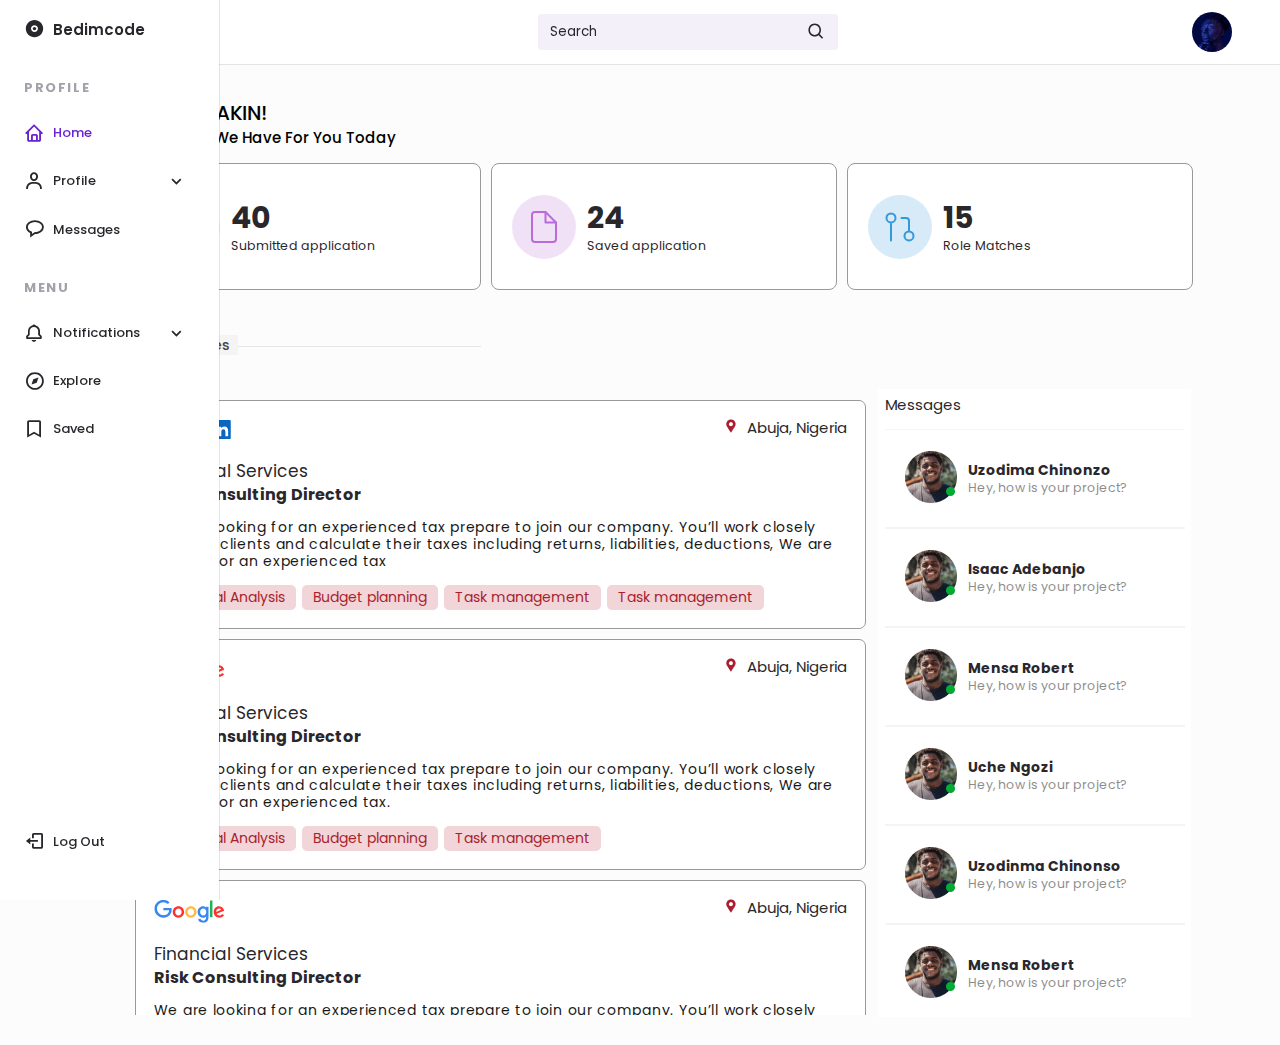
<file: landing user.html>
<!DOCTYPE html>
    <html lang="en">
    <head>
        <meta charset="UTF-8">
        <meta name="viewport" content="width=device-width, initial-scale=1.0">

        <!--========== BOX ICONS ==========-->
        <link rel="stylesheet" href="https://cdn.jsdelivr.net/npm/boxicons@latest/css/boxicons.min.css">

        
        <!--========== CSS ==========-->
        <link rel="stylesheet" href="assets/css/styles.css">
        <link rel="stylesheet" href="assets/css/dashboard.css">
        <link rel="stylesheet" href="assets/css/admin.css">

        <title>Responsive sidebar submenus</title>
    </head>
    <body>


        
        <!--========== HEADER ==========-->
        <header class="header">
            <div class="header__container">
                <img src="assets/img/perfil.jpg" alt="" class="header__img">

                <a href="#" class="header__logo">Bedimcode</a>
    
                <div class="header__search">
                    <input type="search" placeholder="Search" class="header__input">
                    <i class='bx bx-search header__icon'></i>
                </div>
    
                <div class="header__toggle">
                    <i class='bx bx-menu' id="header-toggle"></i>
                </div>
            </div>
        </header>

        <!--========== NAV ==========-->
        <div class="nav" id="navbar">
            <nav class="nav__container">
                <div>
                    <a href="#" class="nav__link nav__logo">
                        <i class='bx bxs-disc nav__icon' ></i>
                        <span class="nav__logo-name">Bedimcode</span>
                    </a>
    
                    <div class="nav__list">
                        <div class="nav__items">
                            <h3 class="nav__subtitle">Profile</h3>
    
                            <a href="index.html" class="nav__link active">
                                <i class='bx bx-home nav__icon' ></i>
                                <span class="nav__name">Home</span>
                            </a>
                            
                            <div class="nav__dropdown">
                                <a href="#" class="nav__link">
                                    <i class='bx bx-user nav__icon' ></i>
                                    <span class="nav__name">Profile</span>
                                    <i class='bx bx-chevron-down nav__icon nav__dropdown-icon'></i>
                                </a>

                                <div class="nav__dropdown-collapse">
                                    <div class="nav__dropdown-content">
                                        <a href="index copy.html" class="nav__dropdown-item">Passwords</a>
                                        <a href="userprofile.html" class="nav__dropdown-item">Mail</a>
                                        <a href="userprofile2.html" class="nav__dropdown-item">Accounts</a>
                                    </div>
                                </div>
                            </div>

                            <a href="index copy 2.html" class="nav__link">
                                <i class='bx bx-message-rounded nav__icon' ></i>
                                <span class="nav__name">Messages</span>
                            </a>
                        </div>
    
                        <div class="nav__items">
                            <h3 class="nav__subtitle">Menu</h3>
    
                            <div class="nav__dropdown">
                                <a href="#" class="nav__link">
                                    <i class='bx bx-bell nav__icon' ></i>
                                    <span class="nav__name">Notifications</span>
                                    <i class='bx bx-chevron-down nav__icon nav__dropdown-icon'></i>
                                </a>

                                <div class="nav__dropdown-collapse">
                                    <div class="nav__dropdown-content">
                                        <a href="#" class="nav__dropdown-item">Blocked</a>
                                        <a href="#" class="nav__dropdown-item">Silenced</a>
                                        <a href="#" class="nav__dropdown-item">Publish</a>
                                        <a href="#" class="nav__dropdown-item">Program</a>
                                    </div>
                                </div>

                            </div>

                            <a href="#" class="nav__link">
                                <i class='bx bx-compass nav__icon' ></i>
                                <span class="nav__name">Explore</span>
                            </a>
                            <a href="landing admin.html" class="nav__link">
                                <i class='bx bx-bookmark nav__icon' ></i>
                                <span class="nav__name">Saved</span>
                            </a>
                        </div>
                    </div>
                </div>

                <a href="#" class="nav__link nav__logout">
                    <i class='bx bx-log-out nav__icon' ></i>
                    <span class="nav__name">Log Out</span>
                </a>
            </nav>
        </div>

        <!--========== CONTENTS ==========-->
        <main>
            <div class="wrapper">
                <header>
                    <div class="name">
                        <p>Welcome Akin!</p>
                        <small>Here is What We Have For You Today</small>
                    </div>
                </header>
        
        
                <div class="main-content">
                    <div class="card-wrapper">
                        <div class="card card-1">
                            <svg width="64" height="65" fill="none" xmlns="http://www.w3.org/2000/svg">
                                <rect y=".973" width="64" height="64" rx="32" fill="#F2994A" fill-opacity=".2" />
                                <path
                                    d="m32 17.973-15 7.5 15 7.5 15-7.5-15-7.5ZM17 40.473l15 7.5 15-7.5M17 32.973l15 7.5 15-7.5"
                                    stroke="#F39C12" stroke-width="2" stroke-linecap="round" stroke-linejoin="round" />
                            </svg>
                            <div class="card-text">
                                <p>40</p><small>Submitted application</small>
                            </div>
                        </div>
                        <div class="card card-2">
                            <svg width="64" height="65" fill="none" xmlns="http://www.w3.org/2000/svg">
                                <rect y=".973" width="64" height="64" rx="32" fill="#BB6BD9" fill-opacity=".2" />
                                <path d="M33.5 17.973H23a3 3 0 0 0-3 3v24a3 3 0 0 0 3 3h18a3 3 0 0 0 3-3v-16.5l-10.5-10.5Z"
                                    stroke="#BB6BD9" stroke-width="2" stroke-linecap="round" stroke-linejoin="round" />
                                <path d="M33.5 17.973v10.5H44" stroke="#BB6BD9" stroke-width="2" stroke-linecap="round"
                                    stroke-linejoin="round" />
                            </svg>
                            <div class="card-text">
                                <p>24</p><small>Saved application</small>
                            </div>
                        </div>
                        <div class="card card-3">
                            <svg width="64" height="65" fill="none" xmlns="http://www.w3.org/2000/svg">
                                <rect y=".973" width="64" height="64" rx="32" fill="#3498DB" fill-opacity=".2" />
                                <path
                                    d="M41 46.473a4.5 4.5 0 1 0 0-9 4.5 4.5 0 0 0 0 9ZM23 28.473a4.5 4.5 0 1 0 0-9 4.5 4.5 0 0 0 0 9ZM33.5 23.973H38a3 3 0 0 1 3 3v10.5M23 28.473v18"
                                    stroke="#3498DB" stroke-width="2" stroke-linecap="round" stroke-linejoin="round" />
                            </svg>
                            <div class="card-text">
                                <p>15</p><small>Role Matches</small>
                            </div>
                            
                        </div>
        
        
        
                        
        
                     <div class="mob">
                        <div class="activities">
                            <div class="activities-text"><span>All activities</span></div>
                            <!-- <div class="activities-icon">
                                <img src="assets/images/Vector.png" alt="" srcset="">
                            </div> -->
        
                        </div>
                    </div>
        
        
                    </div>
                    <div class="flexing">
                        <div class="all-activities">
                            <div class="activities-wrapper">
                                <div class="jobs">
            
                                    <div class="jobs-wrapper">
                                        <div class="job-one">
                                           <div class="joblogo">
                                               <div class="joblogoimg">
                                                <img src="img/linkedin.svg" alt="">
                                               </div>
                                               <div class="location">
                                                <img src="img/Vector (18).png" alt=""><span>Abuja, Nigeria</span>
                                               </div>
                                           </div>
                                           <div class="jobtitle">
                                            Financial Services
                                           </div>
                                           <div class="jobdesc">
                                            Risk Consulting Director
                                           </div>
                    
                                           <div class="desc_text">We are looking for an experienced tax prepare to join our company. You’ll work closely with our clients and calculate their taxes including returns, liabilities, deductions, We are looking for an experienced tax</div>
                                          
                                           <div class="tag-time">
                                            <p>Financial Analysis</p>
                                            <p>Budget planning</p>
                                            <p>Task management</p>
                                            <p>Task management</p>    
                                            
                                        </div>
                    
                                        </div>
                    
                    
                                        <div class="job-one">
                                            <div class="joblogo">
                                                <div class="joblogoimg">
                                                 <img src="img/google.svg" alt="">
                                                </div>
                                                <div class="location">
                                                    <img src="img/Vector (18).png" alt=""><span>Abuja, Nigeria</span>
                                                </div>
                                            </div>
                                            <div class="jobtitle">
                                             Financial Services
                                            </div>
                                            <div class="jobdesc">
                                             Risk Consulting Director
                                            </div>
                     
                                            <div class="desc_text">We are looking for an experienced tax prepare to join our company. You’ll work closely with our clients and calculate their taxes including returns, liabilities, deductions, We are looking for an experienced tax.</div>
                                            <div class="tag-time">
                                                <p>Financial Analysis</p>
                                                <p>Budget planning</p>
                                                <p>Task management</p>
                                            </div>
                                         </div>
                    
                                         
                                        <div class="job-one">
                                            <div class="joblogo">
                                                <div class="joblogoimg">
                                                 <img src="img/google.svg" alt="">
                                                </div>
                                                <div class="location">
                                                    <img src="img/Vector (18).png" alt=""><span>Abuja, Nigeria</span>
                                                </div>
                                            </div>
                                            <div class="jobtitle">
                                             Financial Services
                                            </div>
                                            <div class="jobdesc">
                                             Risk Consulting Director
                                            </div>
                     
                                            <div class="desc_text">We are looking for an experienced tax prepare to join our company. You’ll work closely with our clients and calculate their taxes including returns, liabilities, deductions, We are looking for an experienced tax.</div>
                                            <div class="tag-time">
                                                <p>Financial Analysis</p>
                                                <p>Budget planning</p>
                                                <p>Task management</p>
                                            </div>
                                         </div>
        
                                         
                                        <div class="job-one">
                                            <div class="joblogo">
                                                <div class="joblogoimg">
                                                 <img src="img/google.svg" alt="">
                                                </div>
                                                <div class="location">
                                                    <img src="img/Vector (18).png" alt=""><span>Abuja, Nigeria</span>
                                                </div>
                                            </div>
                                            <div class="jobtitle">
                                             Financial Services
                                            </div>
                                            <div class="jobdesc">
                                             Risk Consulting Director
                                            </div>
                     
                                            <div class="desc_text">We are looking for an experienced tax prepare to join our company. You’ll work closely with our clients and calculate their taxes including returns, liabilities, deductions, We are looking for an experienced tax.</div>
                                            <div class="tag-time">
                                                <p>Financial Analysis</p>
                                                <p>Budget planning</p>
                                                <p>Task management</p>
                                            </div>
                                         </div>
        
                                         
                                        <div class="job-one">
                                            <div class="joblogo">
                                                <div class="joblogoimg">
                                                 <img src="img/google.svg" alt="">
                                                </div>
                                                <div class="location">
                                                    <img src="img/Vector (18).png" alt=""><span>Abuja, Nigeria</span>
                                                </div>
                                            </div>
                                            <div class="jobtitle">
                                             Financial Services
                                            </div>
                                            <div class="jobdesc">
                                             Risk Consulting Director
                                            </div>
                     
                                            <div class="desc_text">We are looking for an experienced tax prepare to join our company. You’ll work closely with our clients and calculate their taxes including returns, liabilities, deductions, We are looking for an experienced tax.</div>
                                            <div class="tag-time">
                                                <p>Financial Analysis</p>
                                                <p>Budget planning</p>
                                                <p>Task management</p>
                                            </div>
                                         </div>
        
        
                    
                                         <div class="job-one">
                                            <div class="joblogo">
                                                <div class="joblogoimg">
                                                 <img src="img/Group 215.png" alt="">
                                                </div>
                                                <div class="location">
                                                    <img src="img/Vector (18).png" alt=""><span>Abuja, Nigeria</span>
                                                </div>
                                            </div>
                                            <div class="jobtitle">
                                             Financial Services
                                            </div>
                                            <div class="jobdesc">
                                             Risk Consulting Director
                                            </div>
                     
                                            <div class="desc_text">We are looking for an experienced tax prepare to join our company. You’ll work closely with our clients and calculate their taxes including returns, liabilities, deductions, We are looking for an experienced tax</div>
                                            <div class="tag-time">
                                                <p>Financial Analysis</p>
                                                <p>Budget planning</p>
                                                <p>Task management</p>
                                            </div>
                                         </div>
                                     
                                    </div>
                                </div>
            
            
                            </div>
                        </div>
        <div class="listed">
        
        
                        <div class="newlisting">
                            <p class="msg-header">Messages</p>
                            <div class="msg-wrapper">
                                <div class="msg-content">
                                    <div class="images">
                                        <img src="assets/images/msg-photo.png" alt="">
                                        <img class="online" src="assets/images/Ellipse 2.1.png" alt="online">
                                    </div>
                                    <div>
                                        <p>Uzodima Chinonzo</p><small>Hey, how is your project?</small>
                                    </div>
                                </div>
                                <div class="msg-content">
                                    <div class="images">
                                        <img src="assets/images/msg-photo.png" alt="">
                                        <img class="online" src="assets/images/Ellipse 2.1.png" alt="online">
                                    </div>
                                    <div>
                                        <p>Isaac Adebanjo</p><small>Hey, how is your project?</small>
                                    </div>
                                </div>
                                <div class="msg-content">
                                    <div class="images">
                                        <img src="assets/images/msg-photo.png" alt="">
                                        <img class="online" src="assets/images/Ellipse 2.1.png" alt="online">
                                    </div>
                                    <div>
                                        <p>Mensa Robert</p><small>Hey, how is your project?</small>
                                    </div>
                                </div>
                                <div class="msg-content">
                                    <div class="images">
                                        <img src="assets/images/msg-photo.png" alt="">
                                        <img class="online" src="assets/images/Ellipse 2.1.png" alt="online">
                                    </div>
                                    <div>
                                        <p>Uche Ngozi</p><small>Hey, how is your project?</small>
                                    </div>
                                </div>
                                <div class="msg-content">
                                    <div class="images">
                                        <img src="assets/images/msg-photo.png" alt="">
                                        <img class="online" src="assets/images/Ellipse 2.1.png" alt="online">
                                    </div>
                                    <div>
                                        <p>Uzodinma Chinonso</p><small>Hey, how is your project?</small>
                                    </div>
                                </div>
                                <div class="msg-content">
                                    <div class="images">
                                        <img src="assets/images/msg-photo.png" alt="">
                                        <img class="online" src="assets/images/Ellipse 2.1.png" alt="online">
                                    </div>
                                    <div>
                                        <p>Mensa Robert</p><small>Hey, how is your project?</small>
                                    </div>
                                </div>
                                <div class="msg-content">
                                    <div class="images">
                                        <img src="assets/images/msg-photo.png" alt="">
                                        <img class="online" src="assets/images/Ellipse 2.1.png" alt="online">
                                    </div>
                                    <div>
                                        <p>Mensa Robert</p><small>Hey, how is your project?</small>
                                    </div>
                                </div>
                            </div>
                        </div>
             </div>
                    </div>
        
                    </div>
                    </div>
                    

        </main>

        <!--========== MAIN JS ==========-->
        <script src="assets/js/main.js"></script>
        <script src="assets/js/popup.js"></script>
    </body>
</html>
</file>
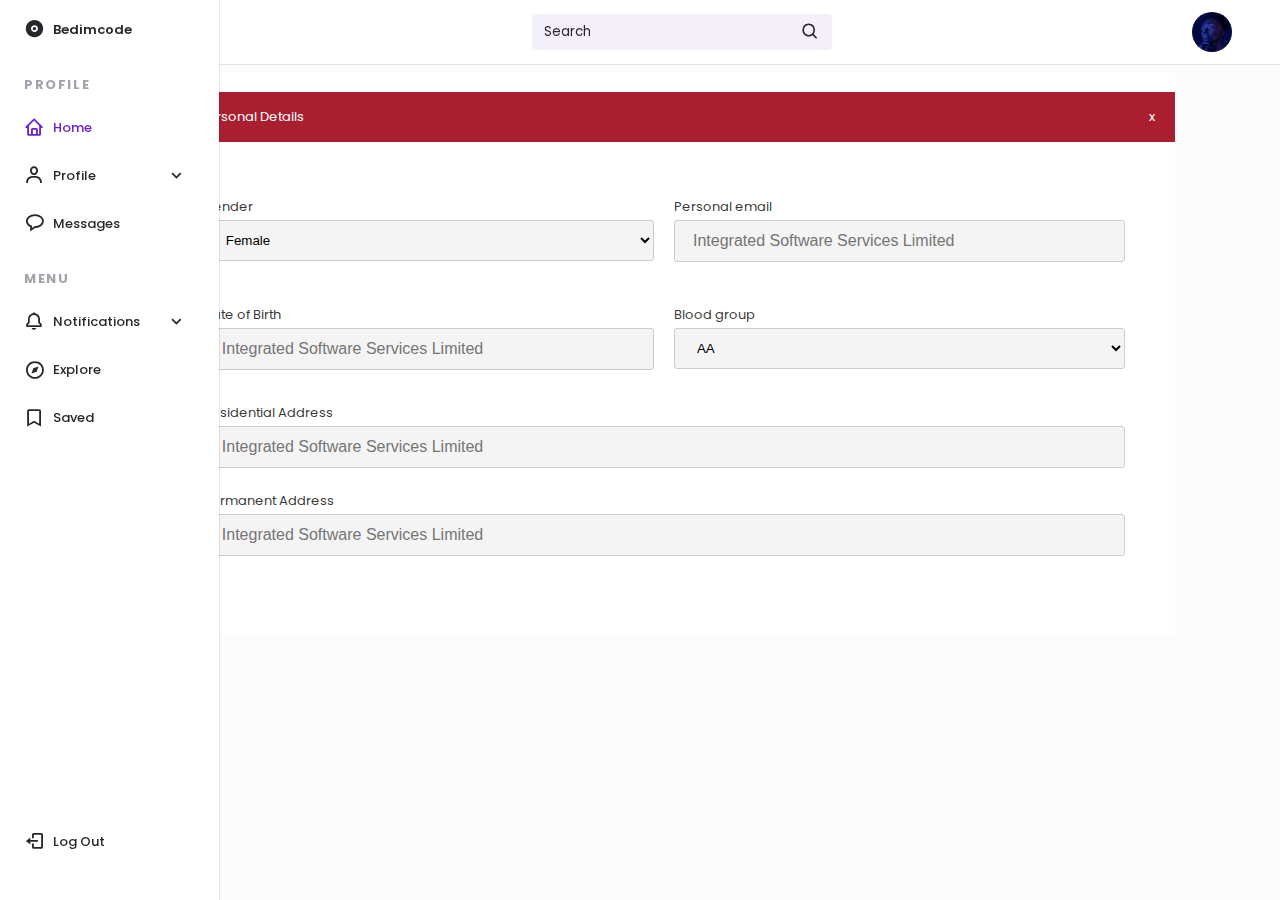
<file: personal details.html>
<!DOCTYPE html>
    <html lang="en">
    <head>
        <meta charset="UTF-8">
        <meta name="viewport" content="width=device-width, initial-scale=1.0">

        <!--========== BOX ICONS ==========-->
        <link rel="stylesheet" href="https://cdn.jsdelivr.net/npm/boxicons@latest/css/boxicons.min.css">

        <!--========== CSS ==========-->
        <link rel="stylesheet" href="assets/css/styles.css">
        <link rel="stylesheet" href="assets/css/edit.css">

        <title>Responsive sidebar submenus</title>
    </head>
    <body>
        <!--========== HEADER ==========-->
        <header class="header">
            <div class="header__container">
                <img src="assets/img/perfil.jpg" alt="" class="header__img">

                <a href="#" class="header__logo">Bedimcode</a>
    
                <div class="header__search">
                    <input type="search" placeholder="Search" class="header__input">
                    <i class='bx bx-search header__icon'></i>
                </div>
    
                <div class="header__toggle">
                    <i class='bx bx-menu' id="header-toggle"></i>
                </div>
            </div>
        </header>

        <!--========== NAV ==========-->
        <div class="nav" id="navbar">
            <nav class="nav__container">
                <div>
                    <a href="#" class="nav__link nav__logo">
                        <i class='bx bxs-disc nav__icon' ></i>
                        <span class="nav__logo-name">Bedimcode</span>
                    </a>
    
                    <div class="nav__list">
                        <div class="nav__items">
                            <h3 class="nav__subtitle">Profile</h3>
    
                            <a href="index.html" class="nav__link active">
                                <i class='bx bx-home nav__icon' ></i>
                                <span class="nav__name">Home</span>
                            </a>
                            
                            <div class="nav__dropdown">
                                <a href="#" class="nav__link">
                                    <i class='bx bx-user nav__icon' ></i>
                                    <span class="nav__name">Profile</span>
                                    <i class='bx bx-chevron-down nav__icon nav__dropdown-icon'></i>
                                </a>

                                <div class="nav__dropdown-collapse">
                                    <div class="nav__dropdown-content">
                                        <a href="index copy.html" class="nav__dropdown-item">Passwords</a>
                                        <a href="userprofile.html" class="nav__dropdown-item">Mail</a>
                                        <a href="userprofile2.html" class="nav__dropdown-item">Accounts</a>
                                    </div>
                                </div>
                            </div>

                            <a href="index copy 2.html" class="nav__link">
                                <i class='bx bx-message-rounded nav__icon' ></i>
                                <span class="nav__name">Messages</span>
                            </a>
                        </div>
    
                        <div class="nav__items">
                            <h3 class="nav__subtitle">Menu</h3>
    
                            <div class="nav__dropdown">
                                <a href="#" class="nav__link">
                                    <i class='bx bx-bell nav__icon' ></i>
                                    <span class="nav__name">Notifications</span>
                                    <i class='bx bx-chevron-down nav__icon nav__dropdown-icon'></i>
                                </a>

                                <div class="nav__dropdown-collapse">
                                    <div class="nav__dropdown-content">
                                        <a href="#" class="nav__dropdown-item">Blocked</a>
                                        <a href="#" class="nav__dropdown-item">Silenced</a>
                                        <a href="#" class="nav__dropdown-item">Publish</a>
                                        <a href="#" class="nav__dropdown-item">Program</a>
                                    </div>
                                </div>

                            </div>

                            <a href="landing user.html" class="nav__link">
                                <i class='bx bx-compass nav__icon' ></i>
                                <span class="nav__name">Explore</span>
                            </a>
                            <a href="landing admin.html" class="nav__link">
                                <i class='bx bx-bookmark nav__icon' ></i>
                                <span class="nav__name">Saved</span>
                            </a>
                        </div>
                    </div>
                </div>

                <a href="#" class="nav__link nav__logout">
                    <i class='bx bx-log-out nav__icon' ></i>
                    <span class="nav__name">Log Out</span>
                </a>
            </nav>
        </div>

        <!--========== CONTENTS ==========-->
        <main>
            <section>
              <div class="contentarea">
                <br>
                <br>
                
                <div class="headingarea">
                  <p>
                    Edit Personal Details
                   
                  </p>
                  <p>
                    x
                  </p>
                </div>
                <div class="formboxs">
                
    <div class="row">
    <div class="formgroup">
      <div class="label">Gender</div>
      <div class="input">    
        <select id="gender" name="gender">
        <option value="">Female</option>
        <option value="">Male</option>
      </select>
    </div>
    </div>
    
    <div class="formgroup">
      <div class="label">Personal email</div>
      <div class="input"><input type="text" placeholder="Integrated Software Services Limited"></div>
    </div>
    
    </div>
    
    <div class="row">
    <div class="formgroup">
      <div class="label">Date of Birth</div>
      <div class="input"><input type="text" placeholder="Integrated Software Services Limited"></div>
    </div>
    
    <div class="formgroup">
      <div class="label">Blood group</div>
      <div class="input">
        <select id="gender" name="gender">
        <option value="">AA</option>
        <option value="">Male</option>
      </select></div>
    </div>
    
    </div>
    
    <div class="formgroup">
    <div class="label">Residential Address</div>
    <div class="input"><input type="text" placeholder="Integrated Software Services Limited"></div>
    </div>
    
    <div class="formgroup">
    <div class="label">Permanent Address</div>
    <div class="input"><input type="text" placeholder="Integrated Software Services Limited"></div>
    </div>
    
    
    
    
    
                </div>
              </div>
    
      
      
    
              </section>



        </main>

        <!--========== MAIN JS ==========-->
        <script src="assets/js/main.js"></script>
    </body>
</html>
</file>
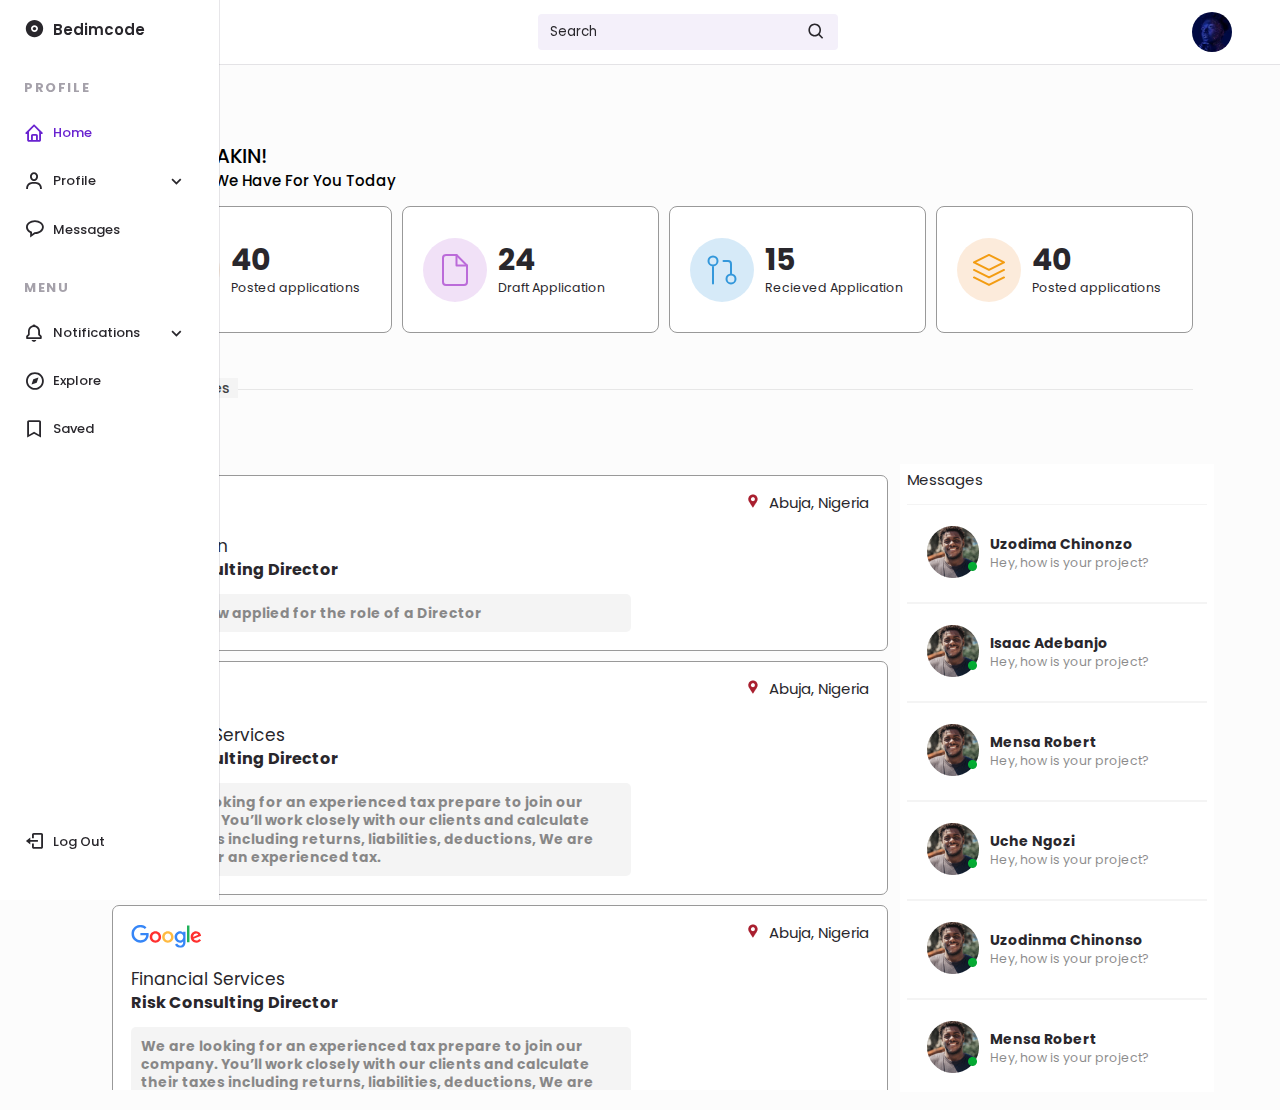
<file: superuser.html>
<!DOCTYPE html>
    <html lang="en">
    <head>
        <meta charset="UTF-8">
        <meta name="viewport" content="width=device-width, initial-scale=1.0">

        <!--========== BOX ICONS ==========-->
        <link rel="stylesheet" href="https://cdn.jsdelivr.net/npm/boxicons@latest/css/boxicons.min.css">

        <!--========== CSS ==========-->
        <link rel="stylesheet" href="assets/css/styles.css">
        <link rel="stylesheet" href="assets/css/dashboard.css">
        <link rel="stylesheet" href="assets/css/admin.css">
       

        <title>Responsive sidebar submenus</title>
    </head>
    <body>
        <!--========== HEADER ==========-->
        <header class="header">
            <div class="header__container">
                <img src="assets/img/perfil.jpg" alt="" class="header__img">

                <a href="#" class="header__logo">Bedimcode</a>
    
                <div class="header__search">
                    <input type="search" placeholder="Search" class="header__input">
                    <i class='bx bx-search header__icon'></i>
                </div>
    
                <div class="header__toggle">
                    <i class='bx bx-menu' id="header-toggle"></i>
                </div>
            </div>
        </header>

        <!--========== NAV ==========-->
        <div class="nav" id="navbar">
            <nav class="nav__container">
                <div>
                    <a href="#" class="nav__link nav__logo">
                        <i class='bx bxs-disc nav__icon' ></i>
                        <span class="nav__logo-name">Bedimcode</span>
                    </a>
    
                    <div class="nav__list">
                        <div class="nav__items">
                            <h3 class="nav__subtitle">Profile</h3>
    
                            <a href="index.html" class="nav__link active">
                                <i class='bx bx-home nav__icon' ></i>
                                <span class="nav__name">Home</span>
                            </a>
                            
                            <div class="nav__dropdown">
                                <a href="#" class="nav__link">
                                    <i class='bx bx-user nav__icon' ></i>
                                    <span class="nav__name">Profile</span>
                                    <i class='bx bx-chevron-down nav__icon nav__dropdown-icon'></i>
                                </a>

                                <div class="nav__dropdown-collapse">
                                    <div class="nav__dropdown-content">
                                        <a href="index copy.html" class="nav__dropdown-item">Passwords</a>
                                        <a href="userprofile.html" class="nav__dropdown-item">Mail</a>
                                        <a href="userprofile2.html" class="nav__dropdown-item">Accounts</a>
                                    </div>
                                </div>
                            </div>

                            <a href="index copy 2.html" class="nav__link">
                                <i class='bx bx-message-rounded nav__icon' ></i>
                                <span class="nav__name">Messages</span>
                            </a>
                        </div>
    
                        <div class="nav__items">
                            <h3 class="nav__subtitle">Menu</h3>
    
                            <div class="nav__dropdown">
                                <a href="#" class="nav__link">
                                    <i class='bx bx-bell nav__icon' ></i>
                                    <span class="nav__name">Notifications</span>
                                    <i class='bx bx-chevron-down nav__icon nav__dropdown-icon'></i>
                                </a>

                                <div class="nav__dropdown-collapse">
                                    <div class="nav__dropdown-content">
                                        <a href="#" class="nav__dropdown-item">Blocked</a>
                                        <a href="#" class="nav__dropdown-item">Silenced</a>
                                        <a href="#" class="nav__dropdown-item">Publish</a>
                                        <a href="#" class="nav__dropdown-item">Program</a>
                                    </div>
                                </div>

                            </div>

                            <a href="landing user.html" class="nav__link">
                                <i class='bx bx-compass nav__icon' ></i>
                                <span class="nav__name">Explore</span>
                            </a>
                            <a href="landing admin.html" class="nav__link">
                                <i class='bx bx-bookmark nav__icon' ></i>
                                <span class="nav__name">Saved</span>
                            </a>
                        </div>
                    </div>
                </div>

                <a href="#" class="nav__link nav__logout">
                    <i class='bx bx-log-out nav__icon' ></i>
                    <span class="nav__name">Log Out</span>
                </a>
            </nav>
        </div>
        

        <!--========== CONTENTS ==========-->
        <main>
            <div class="wrapper">
                <header>
                    <small>
                        <div class="clock">
                            <span class="clock-time"></span>
                            <span class="clock-ampm"></span>
                          </div>

                    </small>

                    <div class="name">
                        <p> Welcome Akin!</p>
                        <small>Here is What We Have For You Today</small>
                    </div>
                </header>
        
        
                <div class="main-content">
                    <div class="card-wrapper2">
                        <div class="card card-1">
                            <svg width="64" height="65" fill="none" xmlns="http://www.w3.org/2000/svg">
                                <rect y=".973" width="64" height="64" rx="32" fill="#F2994A" fill-opacity=".2" />
                                <path
                                    d="m32 17.973-15 7.5 15 7.5 15-7.5-15-7.5ZM17 40.473l15 7.5 15-7.5M17 32.973l15 7.5 15-7.5"
                                    stroke="#F39C12" stroke-width="2" stroke-linecap="round" stroke-linejoin="round" />
                            </svg>
                            <div class="card-text">
                                <p>40</p><small>Posted applications</small>
                            </div>
                        </div>
                        <div class="card card-2">
                            <svg width="64" height="65" fill="none" xmlns="http://www.w3.org/2000/svg">
                                <rect y=".973" width="64" height="64" rx="32" fill="#BB6BD9" fill-opacity=".2" />
                                <path d="M33.5 17.973H23a3 3 0 0 0-3 3v24a3 3 0 0 0 3 3h18a3 3 0 0 0 3-3v-16.5l-10.5-10.5Z"
                                    stroke="#BB6BD9" stroke-width="2" stroke-linecap="round" stroke-linejoin="round" />
                                <path d="M33.5 17.973v10.5H44" stroke="#BB6BD9" stroke-width="2" stroke-linecap="round"
                                    stroke-linejoin="round" />
                            </svg>
                            <div class="card-text">
                                <p>24</p><small>Draft Application</small>
                            </div>
                        </div>
                        <div class="card card-3">
                            <svg width="64" height="65" fill="none" xmlns="http://www.w3.org/2000/svg">
                                <rect y=".973" width="64" height="64" rx="32" fill="#3498DB" fill-opacity=".2" />
                                <path
                                    d="M41 46.473a4.5 4.5 0 1 0 0-9 4.5 4.5 0 0 0 0 9ZM23 28.473a4.5 4.5 0 1 0 0-9 4.5 4.5 0 0 0 0 9ZM33.5 23.973H38a3 3 0 0 1 3 3v10.5M23 28.473v18"
                                    stroke="#3498DB" stroke-width="2" stroke-linecap="round" stroke-linejoin="round" />
                            </svg>
                            <div class="card-text">
                                <p>15</p><small>Recieved Application</small>
                            </div>
                            
                        </div>
                        <div class="card card-1">
                            <svg width="64" height="65" fill="none" xmlns="http://www.w3.org/2000/svg">
                                <rect y=".973" width="64" height="64" rx="32" fill="#F2994A" fill-opacity=".2" />
                                <path
                                    d="m32 17.973-15 7.5 15 7.5 15-7.5-15-7.5ZM17 40.473l15 7.5 15-7.5M17 32.973l15 7.5 15-7.5"
                                    stroke="#F39C12" stroke-width="2" stroke-linecap="round" stroke-linejoin="round" />
                            </svg>
                            <div class="card-text">
                                <p>40</p><small>Posted applications</small>
                            </div>
                        </div>
                        </div>
        
        
        
                        
        
                     <div class="mob">
                        <div class="activities">
                            <div class="activities-text"><span>All activities</span></div>
                            <!-- <div class="activities-icon">
                                <img src="assets/images/Vector.png" alt="" srcset="">
                            </div> -->
        
                        </div>
                    </div>
        
        
                    </div>
                    <div class="flexing">
                        <div class="all-activities">
                            <div class="activities-wrapper">
                                <div class="jobs">
            
                                    <div class="jobs-wrapper">
                                        <div class="job-one">
                                           <div class="joblogo">
                                               <div class="joblogoimg">
                                                <img src="img/linkedin.svg" alt="">
                                               </div>
                                               <div class="location">
                                                <img src="img/Vector (18).png" alt=""><span>Abuja, Nigeria</span>
                                               </div>
                                           </div>
                                           <div class="jobtitle">
                                            Application
                                           </div>
                                           <div class="jobdesc">
                                            Risk Consulting Director
                                           </div>
                    
                                           <div class="booking">Angel Show applied for the role of a Director</div>
                                          
                    
                                        </div>
                    
                    
                                        <div class="job-one">
                                            <div class="joblogo">
                                                <div class="joblogoimg">
                                                 <img src="img/google.svg" alt="">
                                                </div>
                                                <div class="location">
                                                    <img src="img/Vector (18).png" alt=""><span>Abuja, Nigeria</span>
                                                </div>
                                            </div>
                                            <div class="jobtitle">
                                             Financial Services
                                            </div>
                                            <div class="jobdesc">
                                             Risk Consulting Director
                                            </div>
                     
                                            <div class="booking">We are looking for an experienced tax prepare to join our company. You’ll work closely with our clients and calculate their taxes including returns, liabilities, deductions, We are looking for an experienced tax.</div>
                                         </div>
                    
                                         
                                        <div class="job-one">
                                            <div class="joblogo">
                                                <div class="joblogoimg">
                                                 <img src="img/google.svg" alt="">
                                                </div>
                                                <div class="location">
                                                    <img src="img/Vector (18).png" alt=""><span>Abuja, Nigeria</span>
                                                </div>
                                            </div>
                                            <div class="jobtitle">
                                             Financial Services
                                            </div>
                                            <div class="jobdesc">
                                             Risk Consulting Director
                                            </div>
                     
                                            <div class="booking">We are looking for an experienced tax prepare to join our company. You’ll work closely with our clients and calculate their taxes including returns, liabilities, deductions, We are looking for an experienced tax.</div>
                                         </div>
        
                                         
                                        <div class="job-one">
                                            <div class="joblogo">
                                                <div class="joblogoimg">
                                                 <img src="img/google.svg" alt="">
                                                </div>
                                                <div class="location">
                                                    <img src="img/Vector (18).png" alt=""><span>Abuja, Nigeria</span>
                                                </div>
                                            </div>
                                            <div class="jobtitle">
                                             Financial Services
                                            </div>
                                            <div class="jobdesc">
                                             Risk Consulting Director
                                            </div>
                     
                                            <div class="booking">We are looking for an experienced tax prepare to join our company. You’ll work closely with our clients and calculate their taxes including returns, liabilities, deductions, We are looking for an experienced tax.</div>
                                         </div>
        
                                         
                                        <div class="job-one">
                                            <div class="joblogo">
                                                <div class="joblogoimg">
                                                 <img src="img/google.svg" alt="">
                                                </div>
                                                <div class="location">
                                                    <img src="img/Vector (18).png" alt=""><span>Abuja, Nigeria</span>
                                                </div>
                                            </div>
                                            <div class="jobtitle">
                                             Financial Services
                                            </div>
                                            <div class="jobdesc">
                                             Risk Consulting Director
                                            </div>
                     
                                            <div class="booking">We are looking for an experienced tax prepare to join our company. You’ll work closely with our clients and calculate their taxes including returns, liabilities, deductions, We are looking for an experienced tax.</div>
                                         </div>
        
        
                    
                                         <div class="job-one">
                                            <div class="joblogo">
                                                <div class="joblogoimg">
                                                 <img src="img/Group 215.png" alt="">
                                                </div>
                                                <div class="location">
                                                    <img src="img/Vector (18).png" alt=""><span>Abuja, Nigeria</span>
                                                </div>
                                            </div>
                                            <div class="jobtitle">
                                             Financial Services
                                            </div>
                                            <div class="jobdesc">
                                             Risk Consulting Director
                                            </div>
                     
                                            <div class="booking">We are looking for an experienced tax prepare to join our company. You’ll work closely with our clients and calculate their taxes including returns, liabilities, deductions, We are looking for an experienced tax</div>
                                         </div>
                                     
                                    </div>
                                </div>
            
            
                            </div>
                        </div>
        <div class="listed">
        
        
                        <div class="newlisting">
                            <p class="msg-header">Messages</p>
                            <div class="msg-wrapper">
                                <div class="msg-content">
                                    <div class="images">
                                        <img src="assets/images/msg-photo.png" alt="">
                                        <img class="online" src="assets/images/Ellipse 2.1.png" alt="online">
                                    </div>
                                    <div>
                                        <p>Uzodima Chinonzo</p><small>Hey, how is your project?</small>
                                    </div>
                                </div>
                                <div class="msg-content">
                                    <div class="images">
                                        <img src="assets/images/msg-photo.png" alt="">
                                        <img class="online" src="assets/images/Ellipse 2.1.png" alt="online">
                                    </div>
                                    <div>
                                        <p>Isaac Adebanjo</p><small>Hey, how is your project?</small>
                                    </div>
                                </div>
                                <div class="msg-content">
                                    <div class="images">
                                        <img src="assets/images/msg-photo.png" alt="">
                                        <img class="online" src="assets/images/Ellipse 2.1.png" alt="online">
                                    </div>
                                    <div>
                                        <p>Mensa Robert</p><small>Hey, how is your project?</small>
                                    </div>
                                </div>
                                <div class="msg-content">
                                    <div class="images">
                                        <img src="assets/images/msg-photo.png" alt="">
                                        <img class="online" src="assets/images/Ellipse 2.1.png" alt="online">
                                    </div>
                                    <div>
                                        <p>Uche Ngozi</p><small>Hey, how is your project?</small>
                                    </div>
                                </div>
                                <div class="msg-content">
                                    <div class="images">
                                        <img src="assets/images/msg-photo.png" alt="">
                                        <img class="online" src="assets/images/Ellipse 2.1.png" alt="online">
                                    </div>
                                    <div>
                                        <p>Uzodinma Chinonso</p><small>Hey, how is your project?</small>
                                    </div>
                                </div>
                                <div class="msg-content">
                                    <div class="images">
                                        <img src="assets/images/msg-photo.png" alt="">
                                        <img class="online" src="assets/images/Ellipse 2.1.png" alt="online">
                                    </div>
                                    <div>
                                        <p>Mensa Robert</p><small>Hey, how is your project?</small>
                                    </div>
                                </div>
                                <div class="msg-content">
                                    <div class="images">
                                        <img src="assets/images/msg-photo.png" alt="">
                                        <img class="online" src="assets/images/Ellipse 2.1.png" alt="online">
                                    </div>
                                    <div>
                                        <p>Mensa Robert</p><small>Hey, how is your project?</small>
                                    </div>
                                </div>
                            </div>
                        </div>
             </div>
                    </div>
                </div>
            </div>
                    

        </main>

        
        <!--========== MAIN JS ==========-->
        <script src="assets/js/main.js"></script>
        <script src="assets/js/popup.js"></script>
        <script src="assets/js/time.js"></script>
    </body>
</html>
</file>
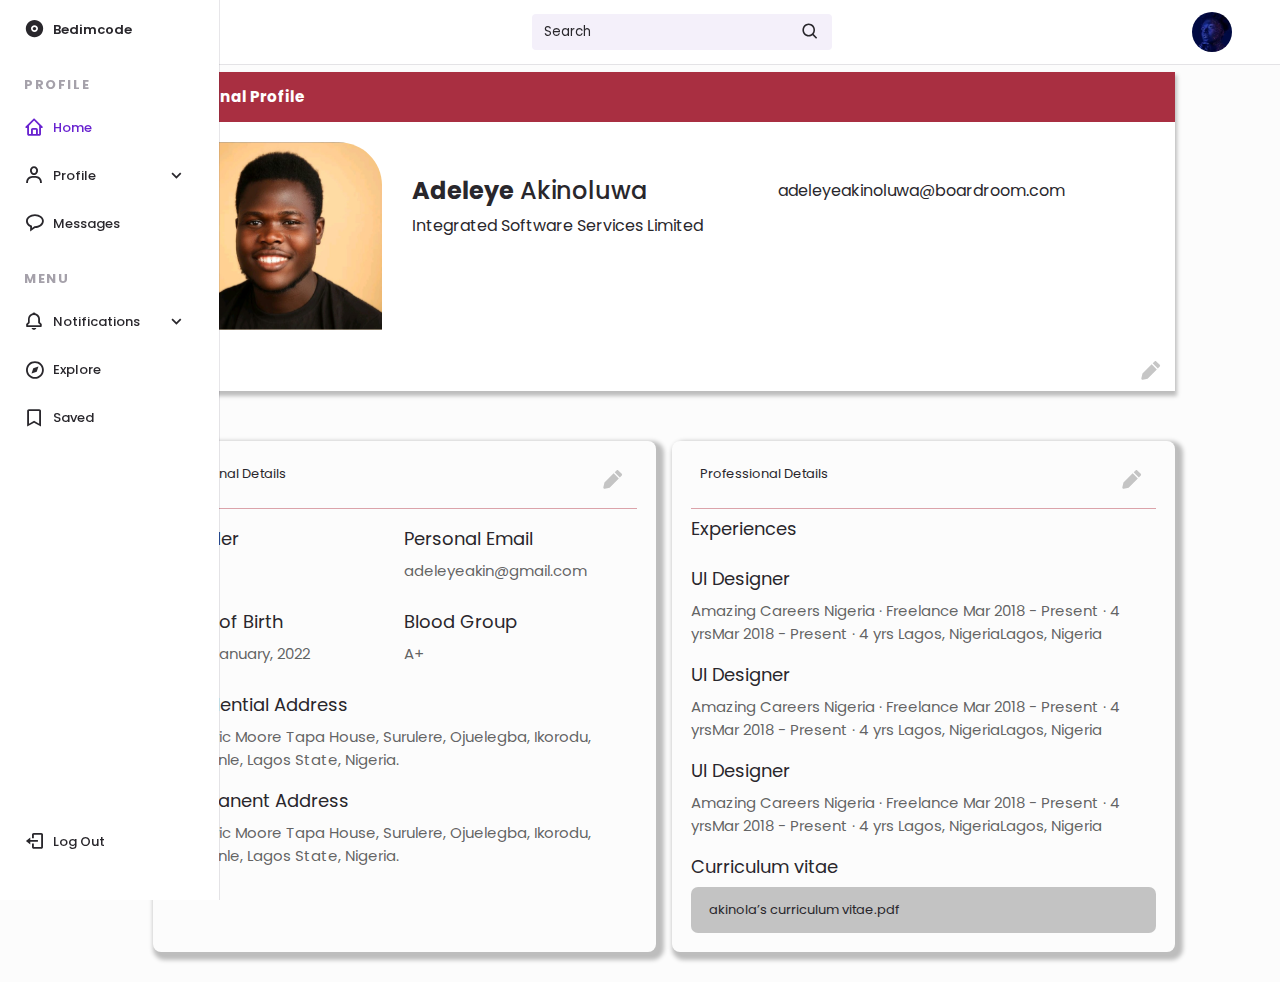
<file: userprofile.html>
<!DOCTYPE html>
    <html lang="en">
    <head>
        <meta charset="UTF-8">
        <meta name="viewport" content="width=device-width, initial-scale=1.0">

        <!--========== BOX ICONS ==========-->
        <link rel="stylesheet" href="https://cdn.jsdelivr.net/npm/boxicons@latest/css/boxicons.min.css">

        <!--========== CSS ==========-->
        <link rel="stylesheet" href="assets/css/styles.css">
        <link rel="stylesheet" href="assets/css/profile.css">

        <title>Responsive sidebar submenus</title>
    </head>
    <body>
        <!--========== HEADER ==========-->
        <header class="header">
            <div class="header__container">
                <img src="assets/img/perfil.jpg" alt="" class="header__img">

                <a href="#" class="header__logo">Bedimcode</a>
    
                <div class="header__search">
                    <input type="search" placeholder="Search" class="header__input">
                    <i class='bx bx-search header__icon'></i>
                </div>
    
                <div class="header__toggle">
                    <i class='bx bx-menu' id="header-toggle"></i>
                </div>
            </div>
        </header>

        <!--========== NAV ==========-->
        <div class="nav" id="navbar">
            <nav class="nav__container">
                <div>
                    <a href="#" class="nav__link nav__logo">
                        <i class='bx bxs-disc nav__icon' ></i>
                        <span class="nav__logo-name">Bedimcode</span>
                    </a>
    
                    <div class="nav__list">
                        <div class="nav__items">
                            <h3 class="nav__subtitle">Profile</h3>
    
                            <a href="index.html" class="nav__link active">
                                <i class='bx bx-home nav__icon' ></i>
                                <span class="nav__name">Home</span>
                            </a>
                            
                            <div class="nav__dropdown">
                                <a href="" class="nav__link">
                                    <i class='bx bx-user nav__icon' ></i>
                                    <span class="nav__name">Profile</span>
                                    <i class='bx bx-chevron-down nav__icon nav__dropdown-icon'></i>
                                </a>

                                <div class="nav__dropdown-collapse">
                                    <div class="nav__dropdown-content">
                                        <a href="index copy.html" class="nav__dropdown-item">Passwords</a>
                                        <a href="userprofile.html" class="nav__dropdown-item">Mail</a>
                                        <a href="userprofile2.html" class="nav__dropdown-item">Accounts</a>
                                    </div>
                                </div>
                            </div>

                            <a href="index copy 2.html" class="nav__link">
                                <i class='bx bx-message-rounded nav__icon' ></i>
                                <span class="nav__name">Messages</span>
                            </a>
                        </div>
    
                        <div class="nav__items">
                            <h3 class="nav__subtitle">Menu</h3>
    
                            <div class="nav__dropdown">
                                <a href="#" class="nav__link">
                                    <i class='bx bx-bell nav__icon' ></i>
                                    <span class="nav__name">Notifications</span>
                                    <i class='bx bx-chevron-down nav__icon nav__dropdown-icon'></i>
                                </a>

                                <div class="nav__dropdown-collapse">
                                    <div class="nav__dropdown-content">
                                        <a href="#" class="nav__dropdown-item">Blocked</a>
                                        <a href="#" class="nav__dropdown-item">Silenced</a>
                                        <a href="#" class="nav__dropdown-item">Publish</a>
                                        <a href="#" class="nav__dropdown-item">Program</a>
                                    </div>
                                </div>

                            </div>

                            <a href="landing user.html" class="nav__link">
                                <i class='bx bx-compass nav__icon' ></i>
                                <span class="nav__name">Explore</span>
                            </a>
                            <a href="landing admin.html" class="nav__link">
                                <i class='bx bx-bookmark nav__icon' ></i>
                                <span class="nav__name">Saved</span>
                            </a>
                        </div>
                    </div>
                </div>

                <a href="#" class="nav__link nav__logout">
                    <i class='bx bx-log-out nav__icon' ></i>
                    <span class="nav__name">Log Out</span>
                </a>
            </nav>
        </div>

        <!--========== CONTENTS ==========-->
        <main>
<div class="profiledata">
    
    <div class="userprofile">
        <div class="headarea">
          <h3>
            Personal Profile
          </h3>
        </div>
        <div class="profilecontent">
          <div class="profilebody">

            <div class="profileimg">
              <img src="img/Rectangle 150.svg" alt="">
            </div>

            <div class="profiledetails">
              <div class="details1">
                <p class="user_name"> <strong>Adeleye</strong> Akinoluwa </p>
                <p class="user_jobtitle">Integrated Software Services Limited </p>
                <p class="user_year"> </p>

              </div>

              <div class="details2">
                <p class="user_email"> adeleyeakinoluwa@boardroom.com</p>
                <p class="user_phonenumber"> </p>
              </div>
            </div>



          </div>
          <div class="edit">
            <p></p>
            <P><img src="img/clarity_edit-solid.svg" alt=""></P>
          </div>
        </div>

      </div>

      <div class="profile2">
        <div class="profilesection1">
          <div class="edit">
            <p>Personal Details</p>
            <P><img src="img/clarity_edit-solid.svg" alt=""></P>
          </div>
          <p class="borderbottom"></p>

          <div class="profile2content">
            <div class="profile2contentgrid">
              <div class="row">
                <div class="column">
                  <p class="titleheader">Gender</p>
                  <p class="profile_content">Male</p>
                </div>
                <div class="column">
                  <p class="titleheader">Personal Email</p>
                  <p class="profile_content">adeleyeakin@gmail.com</p>
                </div>
              </div>

              <div class="row">
                <div class="column">
                  <p class="titleheader">Date of Birth</p>
                  <p class="profile_content">56th January, 2022</p>
                </div>
                <div class="column">
                  <p class="titleheader">Blood Group</p>
                  <p class="profile_content">A+</p>
                </div>
              </div>
            </div>

            <div class="personaldetails">
            <p class="titleheader">Residential Address</p>
            <p class="profile_content">334, Eric Moore Tapa House, Surulere, Ojuelegba, Ikorodu, Adekunle, Lagos State, Nigeria.</p>
          </div>

          <div class="personaldetails">
            <p class="titleheader">Permanent Address</p>
            <p class="profile_content">334, Eric Moore Tapa House, Surulere, Ojuelegba, Ikorodu, Adekunle, Lagos State, Nigeria.</p>
          </div>


          </div>
          
        </div>

        <div class="profilesection2">
          <div class="edit">
            <p>Professional Details</p>
            <P><img src="img/clarity_edit-solid.svg" alt=""></P>
          </div>

          <p class="borderbottom"></p>

          <h1 class="titleheader">Experiences</h1>

          <div class="personaldetails">
            <p class="titleheader">UI Designer</p>
            <p class="profile_content"> Amazing Careers Nigeria · Freelance Mar 2018 - Present · 4 yrsMar 2018 - Present · 4 yrs Lagos, NigeriaLagos, Nigeria</p>
          </div>

          <div class="personaldetails">
            <p class="titleheader">UI Designer</p>
            <p class="profile_content"> Amazing Careers Nigeria · Freelance Mar 2018 - Present · 4 yrsMar 2018 - Present · 4 yrs Lagos, NigeriaLagos, Nigeria</p>
          </div>
          
          <div class="personaldetails">
            <p class="titleheader">UI Designer</p>
            <p class="profile_content"> Amazing Careers Nigeria · Freelance Mar 2018 - Present · 4 yrsMar 2018 - Present · 4 yrs Lagos, NigeriaLagos, Nigeria</p>
          </div>

          <div class="personaldetails">
            <p class="titleheader">Curriculum vitae</p>
            <p class="cv"> akinola’s curriculum vitae.pdf </p>
          </div>



        </div>
      </div>
  
</div>

        </main>

        <!--========== MAIN JS ==========-->
        <script src="assets/js/main.js"></script>
    </body>
</html>
</file>
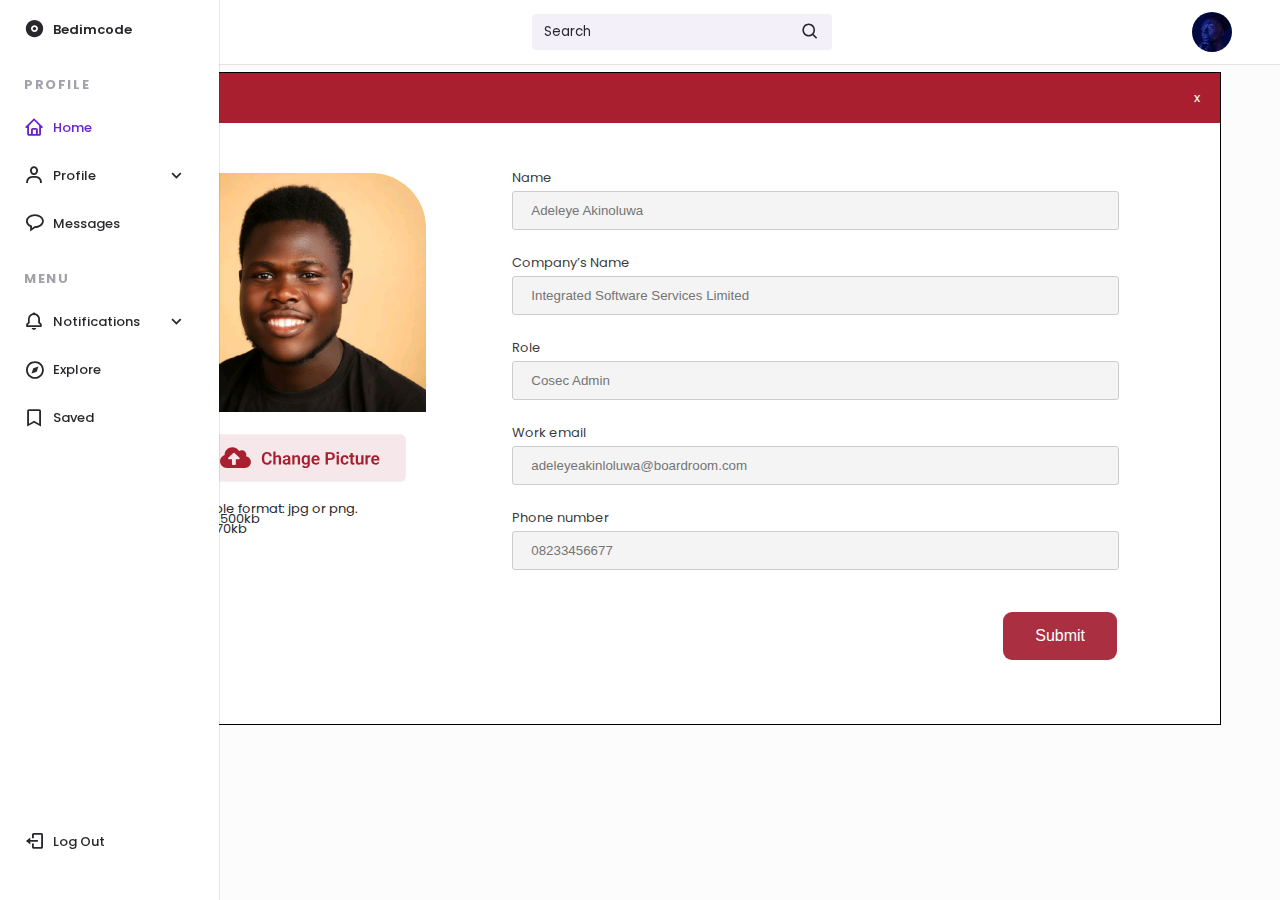
<file: userprofile2.html>
<!DOCTYPE html>
    <html lang="en">
    <head>
        <meta charset="UTF-8">
        <meta name="viewport" content="width=device-width, initial-scale=1.0">

        <!--========== BOX ICONS ==========-->
        <link rel="stylesheet" href="https://cdn.jsdelivr.net/npm/boxicons@latest/css/boxicons.min.css">

        <!--========== CSS ==========-->
        <link rel="stylesheet" href="assets/css/styles.css">
        <link rel="stylesheet" href="assets/css/profilephoto.css">

        <title>Responsive sidebar submenus</title>
    </head>
    <body>
        <!--========== HEADER ==========-->
        <header class="header">
            <div class="header__container">
                <img src="assets/img/perfil.jpg" alt="" class="header__img">

                <a href="#" class="header__logo">Bedimcode</a>
    
                <div class="header__search">
                    <input type="search" placeholder="Search" class="header__input">
                    <i class='bx bx-search header__icon'></i>
                </div>
    
                <div class="header__toggle">
                    <i class='bx bx-menu' id="header-toggle"></i>
                </div>
            </div>
        </header>

        <!--========== NAV ==========-->
        <div class="nav" id="navbar">
            <nav class="nav__container">
                <div>
                    <a href="#" class="nav__link nav__logo">
                        <i class='bx bxs-disc nav__icon' ></i>
                        <span class="nav__logo-name">Bedimcode</span>
                    </a>
    
                    <div class="nav__list">
                        <div class="nav__items">
                            <h3 class="nav__subtitle">Profile</h3>
    
                            <a href="index.html" class="nav__link active">
                                <i class='bx bx-home nav__icon' ></i>
                                <span class="nav__name">Home</span>
                            </a>
                            
                            <div class="nav__dropdown">
                                <a href="" class="nav__link">
                                    <i class='bx bx-user nav__icon' ></i>
                                    <span class="nav__name">Profile</span>
                                    <i class='bx bx-chevron-down nav__icon nav__dropdown-icon'></i>
                                </a>

                                <div class="nav__dropdown-collapse">
                                    <div class="nav__dropdown-content">
                                        <a href="index copy.html" class="nav__dropdown-item">Passwords</a>
                                        <a href="userprofile.html" class="nav__dropdown-item">Mail</a>
                                        <a href="userprofile2.html" class="nav__dropdown-item">Accounts</a>
                                    </div>
                                </div>
                            </div>

                            <a href="index copy 2.html" class="nav__link">
                                <i class='bx bx-message-rounded nav__icon' ></i>
                                <span class="nav__name">Messages</span>
                            </a>
                        </div>
    
                        <div class="nav__items">
                            <h3 class="nav__subtitle">Menu</h3>
    
                            <div class="nav__dropdown">
                                <a href="#" class="nav__link">
                                    <i class='bx bx-bell nav__icon' ></i>
                                    <span class="nav__name">Notifications</span>
                                    <i class='bx bx-chevron-down nav__icon nav__dropdown-icon'></i>
                                </a>

                                <div class="nav__dropdown-collapse">
                                    <div class="nav__dropdown-content">
                                        <a href="#" class="nav__dropdown-item">Blocked</a>
                                        <a href="#" class="nav__dropdown-item">Silenced</a>
                                        <a href="#" class="nav__dropdown-item">Publish</a>
                                        <a href="#" class="nav__dropdown-item">Program</a>
                                    </div>
                                </div>

                            </div>

                            <a href="landing user.html" class="nav__link">
                                <i class='bx bx-compass nav__icon' ></i>
                                <span class="nav__name">Explore</span>
                            </a>
                            <a href="landing admin.html" class="nav__link">
                                <i class='bx bx-bookmark nav__icon' ></i>
                                <span class="nav__name">Saved</span>
                            </a>
                        </div>
                    </div>
                </div>

                <a href="#" class="nav__link nav__logout">
                    <i class='bx bx-log-out nav__icon' ></i>
                    <span class="nav__name">Log Out</span>
                </a>
            </nav>
        </div>

        <!--========== CONTENTS ==========-->
        <main>
<div class="profiledata">
  <div class="contentarea">
    <div class="headingarea">
      <p>
        Edit Profile
      </p>

      <p>
        x
      </p>
    </div>
  <div class="formbox">
    <div class="photosection">
    <div class="picbox">
              <div class="profileimg">
                <img src="img/Rectangle 150.svg" alt="">
              </div>

              <div class="changephoto">
                  <p><img src="img/Group 329.svg" alt=""></p>
              </div>

              <div class="imginstruction">
                Acceptable format: jpg or png.
                  <p> Max Size: 500kb</p> 
                   <p>Min Size: 70kb</p> 
                    
              </div>

    </div>
  </div>

    <div class="formcontainer">

        <div class="formgroup">
          <div class="label">Name</div>
          <div class="input"><input type="text" placeholder="Adeleye Akinoluwa"></div>
        </div>

        <div class="formgroup">
          <div class="label">Company’s Name</div>
          <div class="input"><input type="text" placeholder="Integrated Software Services Limited"></div>
        </div>

        <div class="formgroup">
          <div class="label"><label for="">Role</label></div>
          <div class="input"><input type="text" placeholder="Cosec Admin"></div>
        </div>

        <div class="formgroup">
          <div class="label">Work email</div>
          <div class="input"><input type="text" placeholder="adeleyeakinloluwa@boardroom.com"></div>
        </div>

        <div class="formgroup">
          <div class="label">Phone number</div>
          <div class="input"><input type="text" placeholder="08233456677"></div>
        </div>

        <div class="formgroup">
          <input type="button" class="button" value="Submit">
        </div>

    </div>
  </div>
</div>
 
  
</div>

        </main>

        <!--========== MAIN JS ==========-->
        <script src="assets/js/main.js"></script>
    </body>
</html>
</file>
<file: assets/css/styles.css>
/*========== GOOGLE FONTS ==========*/
@import url('https://fonts.googleapis.com/css2?family=Poppins&display=swap');
/*========== VARIABLES CSS ==========*/
:root {
  --header-height: 3.5rem;
  --nav-width: 219px;

  /*========== Colors ==========*/
  --first-color: #6923D0;
  --first-color-light: #F4F0FA;
  --title-color: #19181B;
  --text-color: #29272c;
  --text-color-light: #A5A1AA;
  --body-color: #Fcfcfc;
  --container-color: #FFFFFF;



  /*========== Font and typography ==========*/
  --body-font: 'Poppins', sans-serif;
  --normal-font-size: 1.051rem;
  --small-font-size: .85rem;
  --smaller-font-size: .85rem;

  /*========== Font weight ==========*/
  --font-medium: 500;
  --font-semi-bold: 600;

  /*========== z index ==========*/
  --z-fixed: 100;
}



@media screen and (min-width: 1024px) {
  :root {
    --normal-font-size: 13px;
    --small-font-size: .875rem;
    --smaller-font-size: .913rem;
  }
}

/*========== BASE ==========*/
*, ::before, ::after {
  box-sizing: border-box;
  margin: 0;
  padding: 0;
}

body {
  line-height: 10px;
  margin: var(--header-height) 0 0 0;
  padding: 1rem 1rem 0;
  font-family: var(--body-font);
  font-size: var(--normal-font-size);
  background-color: var(--body-color);
  color: var(--text-color);
}

h3 {
  margin: 0;
}



a {
  text-decoration: none;
}

img {
  max-width: 100%;
  height: auto;
}

/*========== HEADER ==========*/
.header {
  position: fixed;
  top: 0;
  left: 0;
  width: 100%;
  background-color: var(--container-color);
  box-shadow: 0 1px 0 rgba(22, 8, 43, 0.1);
  padding: 0 1rem;
  z-index: var(--z-fixed);
}

.header__container {
  display: flex;
  align-items: center;
  height: var(--header-height);
  justify-content: space-between;
}

.header__img {
  width: 35px;
  height: 35px;
  border-radius: 50%;
}

.header__logo {
  color: var(--title-color);
  font-weight: var(--font-medium);
  display: none;
}

.header__search {
  display: flex;
  padding: .40rem .75rem;
  background-color: var(--first-color-light);
  border-radius: .25rem;
}

.header__input {
  width: 100%;
  border: none;
  outline: none;
  background-color: var(--first-color-light);
}

.header__input::placeholder {
  font-family: var(--body-font);
  color: var(--text-color);
}

.header__icon, 
.header__toggle {
  font-size: 1.2rem;
}

.header__toggle {
  color: var(--title-color);
  cursor: pointer;
}

/*========== NAV ==========*/
.nav {
  position: fixed;
  top: 0;
  left: -100%;
  height: 100vh;
  padding: 1rem 1rem 0;
  background-color: var(--container-color);
  box-shadow: 1px 0 0 rgba(22, 8, 43, 0.1);
  z-index: var(--z-fixed);
  transition: .4s;
}

.nav__container {
  height: 100%;
  display: flex;
  flex-direction: column;
  justify-content: space-between;
  padding-bottom: 3rem;
  overflow: auto;
  scrollbar-width: none; /* For mozilla */
}

/* For Google Chrome and others */
.nav__container::-webkit-scrollbar {
  display: none;
}

.nav__logo {
  font-weight: var(--font-semi-bold);
  margin-bottom: 2.5rem;
}

.nav__list, 
.nav__items {
  display: grid;
}

.nav__list {
  row-gap: 2.5rem;
}

.nav__items {
  row-gap: 1.5rem;
}

.nav__subtitle {
  font-size: var(--normal-font-size);
  text-transform: uppercase;
  letter-spacing: .1rem;
  color: var(--text-color-light);
}

.nav__link {
  display: flex;
  align-items: center;
  color: var(--text-color);
}

.nav__link:hover {
  color: var(--first-color);
}

.nav__icon {
  font-size: 1.2rem;
  margin-right: .5rem;
}

.nav__name {
  font-size: var(--normal-font-size);
  font-weight: var(--font-medium);
  white-space: nowrap;
}

.nav__logout {
  margin-top: 5rem;
}

/* Dropdown */
.nav__dropdown {
  overflow: hidden;
  max-height: 21px;
  transition: .4s ease-in-out;
}

.nav__dropdown-collapse {
  background-color: var(--first-color-light);
  border-radius: .25rem;
  margin-top: 1rem;
}

.nav__dropdown-content {
  display: grid;
  row-gap: .5rem;
  padding: .75rem 2.5rem .75rem 1.8rem;
}

.nav__dropdown-item {
  font-size: var(--smaller-font-size);
  font-weight: var(--font-medium);
  color: var(--text-color);
}

.nav__dropdown-item:hover {
  color: var(--first-color);
}

.nav__dropdown-icon {
  margin-left: auto;
  transition: .4s;
}

/* Show dropdown collapse */
.nav__dropdown:hover {
  max-height: 100rem;
}

/* Rotate icon arrow */
.nav__dropdown:hover .nav__dropdown-icon {
  transform: rotate(180deg);
}

/*===== Show menu =====*/
.show-menu {
  left: 0;
}

/*===== Active link =====*/
.active {
  color: var(--first-color);
}

/* ========== MEDIA QUERIES ==========*/
/* For small devices reduce search*/
@media screen and (max-width: 320px) {
  .header__search {
    width: 70%;
  }
}

@media screen and (min-width: 768px) {
  body {
    padding: 1rem 3rem 0 6rem;
  }
  .header {
    padding: 0 3rem 0 6rem;
  }
  .header__container {
    height: calc(var(--header-height) + .5rem);
  }
  .header__search {
    width: 300px;
    padding: .55rem .75rem;
  }
  .header__toggle {
    display: none;
  }
  .header__logo {
    display: block;
  }
  .header__img {
    width: 40px;
    height: 40px;
    order: 1;
  }
  .nav {
    left: 0;
    padding: 1.2rem 1.5rem 0;
    width: 68px; /* Reduced navbar */
  }
  .nav__items {
    row-gap: 1.7rem;
  }
  .nav__icon {
    font-size: 1.3rem;
  }

  /* Element opacity */
  .nav__logo-name, 
  .nav__name, 
  .nav__subtitle, 
  .nav__dropdown-icon {
    opacity: 0;
    transition: .3s;
  }
  
  
  /* Navbar expanded */
  .nav:hover {
    width: var(--nav-width);
  }
  
  /* Visible elements */
  .nav:hover .nav__logo-name {
    opacity: 1;
  }
  .nav:hover .nav__subtitle {
    opacity: 1;
  }
  .nav:hover .nav__name {
    opacity: 1;
  }
  .nav:hover .nav__dropdown-icon {
    opacity: 1;
  }
}
</file>
<file: assets/css/alluser.css>
.search-fields{
    background-color: skyblue;
    background-color: #fff;
    display: flex;
    align-items: center;
    justify-content: space-between;
    padding: 10px 10px;
    border-radius: 7px;

}
.input-search{
    display: flex;
    align-items: center;
    flex-grow: 0.6;
}
.drop-down{
    display: flex;
    align-items: center;
}
.input-search input{
    width: 100%;
    padding: 6px 0;
    /* border: 1px solid #ebebeb; */
    border: none;
}
select{
    height: 20px;
    width:20px;
    color: #fff;
    background-color: #424243;
    border-radius: 50%;
    border: none;
}
label{
    margin-right: 9px;
    /* margin-left: 5px; */
}

input::placeholder{
    font-size: 16px;
}

/*Style for cards that display the job role*/
.role-cards-wrapped{
    margin-top: 20px;
    display: grid;
    grid-template-columns: repeat(auto-fit, minmax(200px, 1fr));
    grid-gap: 20px 25px;
    /* background-color: blue; */
    overflow-y: visible;
    padding-right: 15px;
    padding-bottom: 40px;
}

.personal-info{
    margin-top: 8px;
}






  

.role-card{
    padding: 25px 15px;
    background-color: #fff;
    border-radius: 9px;
    box-shadow: 0px 0px 4px rgba(0, 0, 0, 0.25);
}

.company-location,
.tag-time,
.com-loc{
    display: flex;
    justify-content: space-between;
    align-items: center;
}
.com-loc img{
    margin-right: 3px;
}
.role-card-bold{
    font-weight: bold;
}
.role-card-text,
.service-position p:first-child{
    color: #424243;
}
.tag-time p {
    border-radius: 15px;
    background-color: #dc9da4;
    color: #9e1323;
    padding: 4px 11px;
}
.service-position{
    margin: 20px 0;
    line-height: 1.5;
}
.tag-time{
    margin-top: 15px;
}
.icon-text p:nth-child(2){
    border-radius: 15px;
    background-color: #dc9da4;
    color: #9e1323;
    padding: 4px 11px;
}

/*Style for submitted-application.html*/
.application-status p{
    display: inline-block;
    margin-right: 10px;
}
.application-status p:first-child{
    font-weight: 600;
    color: #a91f2f;
}
.application-status p:nth-child(2){
    color: #424243
}

/*Style for saved-application.html*/
.application-status-saved p{
    display: inline-block;
    margin-right: 10px;
}
.application-status-saved p:first-child{
    color: #424243;
}
.application-status-saved p:nth-child(2){
    font-weight: 600;
    color: #a91f2f;
}
.recruit{
    color: #08A534;
}
.not-recruit{
    color: #A91F2F;
}



.role-card-text{
    font-size: 14px;
    margin-bottom: 2px;
    font-style: normal;
    font-weight: 300;
    line-height: 16px;
    letter-spacing: 0em;
    text-align: left;
    color: #000;
    font-weight: bold;

    }
    
    .personal-info span{
        font-size: 13px;
        font-style: normal;
        font-weight: 400;
        line-height: 16px;
        letter-spacing: 0em;
        text-align: left;
        color:rgba(66, 66, 67, 1);
        ;
    }
    
    
    .tag-time p{
        border-radius: 15px;
        background-color: #dc9da4;
        color: #9e1323;
        padding: 4px 11px;
    }


    .topnav {
       display: flex;
       flex-direction: row;
       margin-bottom: 30px;
      }

      .search-container{
          width: 100%;
      }

    .topnav input[type=text] {
        padding: 14px;
        margin-top: 8px;
        font-size: 17px;
        border: 2px #fff;
        width: 50%;
        
      }

      .topnav .search-container button {
        padding: 14px 14px;
        margin-top: 8px;
        margin-right: 16px;
        background: #a91f2f;
        color: #fff;
        font-size: 17px;
        border: none;
        cursor: pointer;
      }


      .button-container input[type=button]{
        padding: 14px 14px;
        background: #a91f2f;
        color: #fff;
        border-radius: 7px;
        border: #fff;
        margin-top: 8px;
        font-size: 14px;
        cursor: pointer;
      }


      .profile{
         width: 100%;
        
      }

      .profile img{
        height: 60px;
        width: 60px;
        top: 14px;
        border-radius: 50%;
      }
    
      ::-webkit-scrollbar {
        width: 5px;
        background-color: #b3b3b3;
        border-radius: 10px;
        margin-left: 10px;
    }
    
    ::-webkit-scrollbar-thumb {
        background: #8d8d8d;
        border-radius: 20px;
        min-height: 20px;
    }

    .nav-list {
        background: white;
        box-shadow: 0px 0px 10px var(--clr-gray200);
        padding: 1rem 0;
        border-radius: var(--radius);
        display: flex;
        justify-content: flex-end;
        align-items: center;
      }
      
      .nav-item {
        list-style: none;
        margin-right: 2rem;
      }
      
      .nav-item a {
        text-decoration: none;
        color: black;
        transition: all 200ms ease-in;
      }
      
      .nav-item a:hover {
        color: var(--clr-primary-dark);
      }
      
      .nav-item:first-child {
        margin-right: auto;
        margin-left: 2rem;
      }
      
      .btn-primary {
      
        font-size: 1rem;
        border: none;
        outline: none;
        border-radius: var(--radius);
        padding: 0.5rem 1rem;
        cursor: pointer;
        transition: all 200ms ease-in;
        display: flex;
       
      }

      .cont{
          margin-left: 9px;
          display: flex;
          flex-direction: column;
          text-align: left;
      }
      
      .btn-primary:hover {
        background: var(--clr-primary-hover);
      }
      
      
  @media only screen and (max-width: 430px) {
    .role-cards-wrapped {
        padding-right: 0;
        /* background-color: blue; */
        overflow-y: visible;
    }

      

.role-card{
    padding: 20px 35px;
    background-color: #fff;
    border-radius: 9px;
    box-shadow: 0px 0px 4px rgba(0, 0, 0, 0.25);
}


    
    .role-wrapper {
        grid-gap: 0;
        /* background-color: blue; */
        overflow-y: visible;
    }
    .topnav{
        display: flex;
        flex-direction: column;
        margin: 10px;
    
    }

    .topnav input[type=text] {
        width: 75%;
        margin: auto;
    }

    .button-container{
        margin-top: 20px;
    }
  }
</file>
<file: assets/css/edit.css>
.organizationprofile {
    width: 85%;
    padding: 40px;
    margin: auto;
}

.formsection{
  padding-top: 20px;
}

.row {
    display: flex;
    flex-direction: row;
}


.col{ 
    float: left;
    width: 100%;
    padding: 10px;
    margin-bottom:10px ;

  }

  .col label {
    margin-top: 10px;
      padding-bottom: 5px;
  }



  
  input[type=text], [type=number] {
    border: none;
    outline: none;
    padding: 6px 6px 9px 1px;
    width: 100%;
    font-size: 16px;
    border: solid 1px #949494;
    margin-bottom: 10px;
  }

  input:focus {
    outline: none !important;
    border: solid 1px #2196F3;
  }

 .col select {
    border: none;
    outline: none;
    padding: 6px 6px 9px 1px;
    width: 100%;
    font-size: 16px;
    margin-bottom: 10px;
    border: solid 1px #949494;
  }

 .col select:focus {
    outline: none !important;
    border: solid 1px #2196F3;
  }

  .button {
    border: none;
    color: #a92f41;
    padding: 15px 32px;
    text-align: center;
    text-decoration: none;
    display: inline-block;
    font-size: 13px;
    margin: 4px 2px;
    cursor: pointer;
    background-color: #fff;
  }
  .button:hover{
      transition: 0.9s;
      background-color: #a92f41;
      color:#fff;
  }

  .headertitletext {
    font-size: 40px;
    font-style: normal;
    font-weight: 300;
    line-height: 47px;
    letter-spacing: 0px;
    text-align: left;
    padding-top: 10px;
    padding-bottom: 40px;
    
  }

  .smallertext{
    font-size: 14px;
    font-style: normal;
    font-weight: 500;
    line-height: 17px;
    letter-spacing: 0em;
    text-align: left;
    padding-bottom: 30px;
    
  }

  .contentarea{
    width: 90%;
    margin: auto;
    background-color: #fff;
}

.formbox{
    display: flex;
    flex-direction: row;
    padding: 50px;
    background-color: #fff;
}

.headingarea{
    display: flex;
    background-color: #a91f2f;
    justify-content: space-between;
    padding: 20px;
    color: #fff;
}

.photosection{
width: 30%;
}

.changephoto{
    padding-top: 20px;
    padding-bottom: 20px;
    width: 80%;
    margin: auto;
}

.changephoto img{
    height: 50px;
}



.formcontainer{
    width: 60%;
    margin: auto;

}

.formgroup{
    padding-bottom: 20px;
}

input[type=text] {
    width: 100%;
    padding: 11px 18px;
    background: #F4F4F4;
    margin: 8px 0;
    box-sizing: border-box;
    border: 1px solid #ccc;
    border-radius: 3px;
  }
  

.label{
    color: #000000CC;

}

.formgroup .button {
    background-color: #a92f41;
    border: none;
    color: white;
    padding: 15px 32px;
    text-align: center;
    text-decoration: none;
    font-size: 16px;
    margin: 14px 2px;
    cursor: pointer;
    border-radius: 9px;
    display: flex;
    float: right;
  }

  .contentarea{
    width: 90%;
    margin: auto;
    background-color: #fff;
}

.formboxs{
    width: 100%;
    padding: 50px;
    background-color: #fff;
}



.headingarea{
    display: flex;
    background-color: #a91f2f;
    justify-content: space-between;
    padding: 20px;
    color: #fff;
    width: 100%;
}

input[type=text],[type=date], select {
    width: 100%;
    padding: 11px 18px;
    background: #F4F4F4;
    margin: 8px 0;
    box-sizing: border-box;
    border: 1px solid #ccc;
    border-radius: 3px;
  }
  


  .formgroup{
    padding-bottom: 20px;
}

.label{
    color: #000000CC;

}

.formgroup .button {
    background-color: #a92f41;
    border: none;
    color: white;
    padding: 15px 32px;
    text-align: center;
    text-decoration: none;
    font-size: 16px;
    margin: 14px 2px;
    cursor: pointer;
    border-radius: 9px;
    display: flex;
    float: right;
  }

  .row{
    display: grid;
    grid-template-columns: repeat(auto-fit, minmax(350px, 1fr));
    padding-top: 10px;
    padding-bottom: 10px;
    grid-gap: 20px;
}

.experience{
    background-color: #a91f2f;
    padding: 16px;
    color: #fff;
    width: 20%;
    text-align: center;
    border-radius: 8px;
}

.titleheader{
    font-size: 18px;
    font-style: normal;
    font-weight: 400;
    line-height: 40px;
    letter-spacing: 0em;
    text-align: left;
    
    }
    
    
    .cv{
        background-color: #c3c3c3;
        padding: 18px;
        border-radius: 7px;
        cursor: pointer;
        
    }
    .userprofile{
        background-color: #fff;
        box-shadow: 0px 4px 4px 0px #00000040;
        height: auto;
        width: 90%;
        margin: auto;
    }
    
    .headarea{
        color: #fff;
        background-color: #a92f41;
        padding: 20px;
    }
    
    .profilebody{
        width: 100%;
        padding: 10px;
        margin: 9px;
        height: auto;
        display: flex;
        flex-direction: row ;
        justify-content: space-between;
    }
    
    
    
    .profiledetails{
        display: flex;
        flex-direction: row;
        justify-content: space-between;
        width: 80%;
        padding: 30px;
    }
    
    .profileimg{
     
        height: 190px;
        width: 190px;
    }
    
    .profileimg img{
        height: 190px;
    }
    
    .details1{
    width: 100%;
    }
    
    .details1 p {
        margin-top: 5px;
    }
    
    .details2 p {
        margin-top: 5px;
    }
    
    .user_name{
    font-size: 24px;
    font-style: normal;
    font-weight: 500;
    line-height: 30px;
    letter-spacing: 0em;
    text-align: left;
    }
    
    
    .user_jobtitle{
        font-size: 16px;
        font-style: normal;
        font-weight: 400;
        line-height: 30px;
        letter-spacing: 0em;
        text-align: left;    
    }
    
    .user_year{
    font-size: 17px;
    font-style: normal;
    font-weight: 400;
    line-height: 30px;
    letter-spacing: 0em;
    text-align: left;
    
        
    }
    
    .user_email{
    font-size: 16px;
    font-style: normal;
    font-weight: 400;
    line-height: 30px;
    letter-spacing: 0em;
    text-align: left;
    
    }
    
    .user_phonenumber{
    font-size: 16px;
    font-style: normal;
    font-weight: 400;
    line-height: 30px;
    letter-spacing: 0em;
    text-align: left;
    
    }
    
    
    .details2{
    width: 100%;
    }
    
    .edit{
        padding: 9px;
        display: flex;
        justify-content: space-between ;
    }
    
    .edit img{
        width: 80%;
    }
    
    .profile2{
        margin: auto;
        margin-top: 50px;
        width: 90%;
        display: grid;
        grid-template-columns: repeat(auto-fit, minmax(320px, 1fr));
        grid-gap: 1rem;
    }
    
    .profilesection1{
        background-color: #fff;
        padding: 19px;
        border-radius: 8px;
    }
    
    
    .profilesection2{
        background-color: #fff;
        padding: 19px;
        border-radius: 8px;
    }
    
    .borderbottom{
        margin-top: 8px;
        border-bottom: 1px solid #A91F2F66;
    }
    
    
    .row{
        display: grid;
        grid-template-columns: repeat(auto-fit, minmax(200px, 1fr));
        padding-top: 10px;
        padding-bottom: 10px;
    }
    
    
    
    .personaldetails{
        margin-top: 10px;
    }
    
    .titleheader{
    font-size: 18px;
    font-style: normal;
    font-weight: 400;
    line-height: 40px;
    letter-spacing: 0em;
    text-align: left;
    
    }
    
    .profile_content{
        color: #424243D4;
        font-size: 15px;
        font-style: normal;
        font-weight: 400;
        line-height: 23px;
        letter-spacing: 0em;
        text-align: left;
    }
    
    
    .cv{
        background-color: #c3c3c3;
        padding: 18px;
        border-radius: 7px;
        cursor: pointer;
        
    }
    
    
 


  @media only screen and (max-width: 999px)  {
    .formbox{
        display: flex;
        flex-direction: column;
        padding: 20px;
        background-color: #fff;
    }

    .experience{
        width: 60%;
    }

    
.photosection{
    width: 100%;
    display: flex;
    align-items: center;
    justify-content: center;
    margin-bottom: 40px;
    }

.picbox{
    display: flex;
    align-items: center;
    justify-content: center;
    flex-direction: column;
    width: 100%;
}

.changephoto{
    display: flex;
    align-items: center;
    justify-content: center;
    flex-direction: column;
    width: 100%;

}

    
.formcontainer{
    width: 90%;
    margin: auto;

}

}
@media only screen and (max-width: 996px)  {
    .profilebody{
        width: 100%;
        padding: 10px;
        margin: 9px;
        height: auto;
        display: flex;
        flex-direction: column ;
        justify-content: space-between;
    }

    .profileimg{
        height: auto;
        display: flex;
        justify-content: center;
        align-items: center;
    }

    .details1  {
        margin-top: 4px;
        display: flex;
        flex-direction: column;
        align-items: center;
        justify-content: center;
    }
    
    .details2  {
        margin-top: 4px;
        display: flex;
        flex-direction: column;
        align-items: center;
        justify-content: center;
    }

    
.profiledetails{
    display: flex;
    flex-direction: column;
    width: 100%;
    padding: 20px;
    justify-content: center;
}

.userprofile{
    width: 98%;
}

.profile2{
    width: 98%;

}

.profilesection2{
    margin-top: 30px;
}

  }



@media only screen and (max-width: 799px)  {

    .contentarea{
        width: 98%;
    }
    .row{
        display: block;
        padding-top: 10px;
        padding-bottom: 10px;
    }
    .formboxs{
        width: 100%;
        padding: 20px;
        background-color: #fff;
    }
}

@media only screen and (max-width: 799px)  {

    .experience{
        width: 100%;
    }
}


  @media only screen and (max-width: 600px) {
    .details1 {
 display: block;
    }
    .details2{
        display: block;
    }


  }

  
@media only screen and (max-width: 600px) {
  .row {
    flex-direction: column;
  }
  .contain{
      margin-top: 20px;
      width: 100%;
  }
  .organizationprofile{
      width: 100%;
      padding: 30px;
      margin: auto;
  }
}
</file>
<file: assets/css/dashboard.css>
.wrapper {
    height: 100vh;
    grid-gap: 10px;
    grid-template-areas:
      "leftside head head"
      "leftside main rightside";
  }

  .clock {
    
    background: #333333;
    width: 100px;
    padding: 10px;
    text-align: center;
    border-radius: 10px;
  }
  
  .clock-time,
  .clock-ampm {
    font-family: "Concert One", cursive;
    font-size: 18.5px;
    color: #eeeeee;
  }
  
  .clock-time {
    font-size: 18px;
  }

  .msg-nav {
    /* background-color: orange; */
    background-color: white;
    grid-area: rightside;
    margin-right: 15px;
  }
  .main-content {
    width: 96%;
    margin: auto;
    /* background-color: blueviolet; */
    grid-area: main;
  }
  .wrapper > * {
    padding: 1rem;
    border-radius: 0.3em;
  }
  body {
    background-color: #fcfcfc;
    font-size: 15px;
    line-height: 1.2;
  }
  
  /* Left sidenac styles*/
  .logo {
    text-align: center;
    margin-top: 30px;
  }
  
  .side-links a {
    text-decoration: none;
    color: #424243;
  }
  .nav-item {
    display: flex;
    align-items: center;
  }
  .nav-item svg {
    margin-right: 20px;
  }
  .side-links a {
    margin: 30px 0;
  }
  .side-links {
    margin-top: 73px;
  }
  .side-links a:focus {
    color: white;
    background-color: #a91f2f;
    padding: 12px;
  }
  
  .all-activities {
    margin-top: 15px;
    height: calc(100vh - 17rem);
    overflow-y: scroll;
    width: 100%;
  }
  
  
  .activities {
    /* display: flex; */
    padding-top: 55px;
    padding-bottom: 25px;
  }
  
  .activities-text {
    line-height: 0.1em;
    border-bottom: 1px solid #e7e7e7;
    font-style: normal;
    font-weight: 500;
    font-size: 14px;
    text-transform: capitalize;
  
    color: #424243;
  }
  
  .activities-text span {
    background-color: #f4f4f4;
    padding: 0 8px;
  }
  
  .activity-one {
    display: flex;
    justify-content: space-between;
    padding: 20px;
    margin: 10px 0;
    min-height: 135px;
    background-color: #fff;
    box-shadow: 1px 1px 4px rgba(0, 0, 0, 0.25);
  }
  
  .activity-one-one {
    display: flex;
    justify-content: space-between;
    padding: 20px;
    min-height: 135px;
    background-color: #fff;
    box-shadow: 1px 1px 4px rgba(0, 0, 0, 0.25);
    border-left: 5px solid #a91f2f;
  }
  
  .act-one {

    font-size: 18px;
    font-style: normal;
    font-weight: 700;
    line-height: 22px;
    letter-spacing: 0px;
    text-align: left;
  }
  
  .application {
    margin-bottom: 30px;

    font-size: 18px;
    font-style: normal;
    font-weight: 700;
    line-height: 22px;
    letter-spacing: 0px;
    text-align: left;
  }
  
  .date {
    display: flex;
  }
  
  .digits {
    color: #a91f2f;
  }
  
  .duration {
    display: flex;
    justify-content: end;
    
    font-style: normal;
    font-weight: normal;
    line-height: 47px;
    /* identical to box height */
  
    color: rgba(66, 66, 67, 0.75);
  }
  
  .big {
    font-size: 40px;
  }
  
  .date img {
    padding-right: 14px;
  }
  
  .angel {
  
    font-style: normal;
    font-weight: normal;
    font-size: 12px;
    line-height: 14px;
    margin: 16px 0;
    color: #3a3f45;
  }
  
  .booking {
 
    font-style: normal;
    font-weight: bold;
    font-size: 14px;
    line-height: 1.3;
    padding: 10px;
    background: #f4f4f4;
    position: static;
    width: 500.29px;
    min-height: 36px;
    border-radius: 5px;
    color: rgba(27, 27, 27, 0.5);
  }
  
  .theboard {
    color: #181818;
  }
  
  .duration {
    padding-top: 42px;
  }
  
  ::-webkit-scrollbar {
    width: 3px;
    background-color: #b3b3b3;
    border-radius: 10px;
    margin-left: 10px;
  }
  ::-webkit-scrollbar-thumb {
    background: #8d8d8d;
    border-radius: 20px;
    min-height: 20px;
  }
  /* .nav-item :active {
    stroke: #fff;
    fill: #fff; 
  } */
  
  /*First line of header styles*/
  .date-profile,
  .inner-date,
  .img-not {
    display: flex;
    justify-content: space-between;
  }
  .inner-date,
  .img-not {
    align-items: center;
  }
  .inner-date svg,
  .card svg,
  .job-one img,
  .msg-content img {
    margin-right: 11px;
  }
  .img-not {
    margin-left: 9px;
  }
  .name,
  .jobs {
    margin-top: 13px;
  }
  .name{
    color: #000;
  }
  .name p {
    text-transform: uppercase;
    font-weight: 500;
    font-size: 20px;
    margin-bottom: 4px;
  }
  .name small{
    font-size: 15px;
  }
  header small {
    font-weight: 500;
  }
  .profile-complete p {
    font-size: 13px;
  }
  .profile-complete span {
    color: #a91f2f;
    font-size: 15px;
  }
  
  /*main content styles*/
  .main-content {
    margin-top: 0;
    padding-top: 0;
  }
  .card-wrapper {
    display: grid;
    grid-template-columns: repeat(3, 1fr);
    grid-column-gap: 10px;
  }
  .card-wrapper2 {
    display: grid;
    grid-template-columns: repeat(4, 1fr);
    grid-column-gap: 10px;
  }
  .card {
    padding: 30px 20px;
    background-color: #fff;
    border-radius: 8px;
    display: flex;
    align-items: center;
    border: 1px solid #999;
  }



  .card-text p {
    font-size: 30px;
    font-weight: bold;
  }
  
  /*messages*/
  .msg-nav {
    overflow-y: scroll;
  }
  
  .msg-wrapper{
    display: grid;
    grid-template-columns: repeat(auto-fit, minmax(300px, 1fr));
    width: 100%;
  }
  
  .msg-content {
    display: flex;
    align-items: center;
    padding: 20px;
    border-bottom: 1px #f4f4f4 solid;
    border-top: 1px #f4f4f4 solid;
  }
  .msg-content p {
    width: 120%;
    font-size: 14px;
    font-weight: bold;
  }
  .msg-content small {
    color: #181818;
    opacity: 0.5;
    /* width: 200%; */
  }
  .msg-header {
    margin-bottom: 15px;
  }
  
  .online {
    position: absolute;
    top: 36px;
    right: 2px;
    z-index: 2;
  }
  
  .images {
    position: relative;
  }
  
  
  .job-one{
    padding: 18px;
    margin: 10px 0;
    border-radius: 7px;
    background-color: #fff;
    align-items: center; 
    margin-right: 10px;
    border: 1px solid #999;
  }
  .job-one p{
    font-size: 16px;
    color: #181818;
  }
  .job-one small{
    font-size: 12px;
  }
  
  
  
  .joblogo{
    display: flex;
    justify-content: space-between;
    margin-bottom: 20px;
  }
  
  .jobtitle{
 
  font-size: 17px;
  font-style: normal;
  font-weight: 400;
  line-height: 14px;
  letter-spacing: 0em;
  text-align: left;
  margin-bottom: 10px;
  }
  
  .jobdesc{

  font-size: 16px;
  font-style: normal;
  font-weight: 700;
  line-height: 14px;
  letter-spacing: 0em;
  text-align: left;
  margin-bottom: 17px;
  }
  
  .desc_text{
  letter-spacing: 0.05em;
  text-align: left;
  font-size: 14px;
  color: #181818;
  
  }
  
  
  
  .tag-time p {
    border-radius: 5px;
    background-color: #f1d5d8;
    color: #A91F2F;
    padding: 4px 11px;
    margin-right:6px;
    font-size: 14px;
  }
  
  .tag-time{
    margin-top: 15px;
    margin-right: 10px;
  }
  
  .tag-time{
    display: flex;
    align-items: center;
    
   
  }
  @media screen and (max-width: 1142px){
    .all-activities{
      width: 100%;
      height: calc(100vh - 5rem);
    }
  }
  
  
  @media screen and (max-width: 828px) {
  
    .tag-time{
      display: grid;
      align-items: center;
      grid-template-columns: repeat(auto-fit, minmax(140px, 1fr));
  
    }
  
    .all-activities{
      width: 100%;
    }
  
    .tag-time p {
      font-size: 13px;
      margin: 6px;
  }
    
    .msg-nav {
      display: none;
  }
  .side-nav {
    display: none;
  }
  
  .main-content{
    width: 100%;
  }
    .card-wrapper {
      width: 100%;
      margin: auto;
      display: flex;
      flex-direction: column;
     
    
    }
    .card-wrapper2 {
      width: 100%;
      margin: auto;
      display: flex;
      flex-direction: column;
     
    
    }
  
    .card {
      padding: 30px 20px;
      margin-bottom: 15px;
      background-color: #fff;
      border-radius: 8px;
      border: 1px solid #999;
     
     
  }
  
  .card-1, .card-2, .card-3 {
    justify-content: left;
  }
  .name {
    margin-top: 30px;
    text-align: center;
  }
  .date-profile, .inner-date {
      display: flex;
      justify-content: space-between;
  }
  
  .wrapper {
    display: contents;
  }
  
  .activity-one-one, .activity-one{
     flex-direction: column;
  
  }
  
  /*
  for scrolling 
  .all-activities {
    width: 100%;
    margin: auto;
   height: fit-content;
    overflow-y: auto;
  
  } */
  
  .date {
    padding-top: 15px;
  }
  
  .duration {
    padding-top: 10px;
    display: contents;
  }
  
  .booking {
    width: 100%;
  }
  
  }
  
  @media screen and (max-width: 600px) {
    .tag-time p {
      font-size: 12px;
      margin: 6px;
  }
  }
</file>
<file: assets/css/admin.css>
.flexing{
    width: 100%;
display: flex;
flex-direction: row;
 margin-bottom: 10px;
}

.listed{
    width: 30%;
    padding: 2px;
}

.newlisting{
    padding: 7px;
    background-color: #fff;
    margin-top: 15px;
    height: calc(100vh - 17rem);
    overflow-y: scroll;
}


@media screen and (max-width: 1141px) { 
.flexing{
    flex-direction: column;
}
.listed{
    width: 100%;
    padding: 2px;
    margin-top: 50px;
}

.msg-wrapper{
    display: grid;
    grid-template-columns: repeat(auto-fit, minmax(300px, 1fr));
    width: 100%;
}

.newlisting{
    width: 100%;
    height: auto;
    padding: 12px;
    overflow-x: hidden;
}

}
</file>
<file: assets/css/profile.css>
.userprofile{
    background-color: #fff;
    box-shadow: 1px 4px 4px 1px #00000040;
    height: auto;
    width: 90%;
    margin: auto;
}

.headarea{
    color: #fff;
    background-color: #a92f41;
    padding: 20px;
}

.profilebody{
    width: 100%;
    padding: 10px;
    margin: 9px;
    height: auto;
    display: flex;
    flex-direction: row ;
    justify-content: space-between;
}



.profiledetails{
    display: flex;
    flex-direction: row;
    justify-content: space-between;
    width: 80%;
    padding: 30px;
}

.profileimg{
    height: auto;
}

.profileimg img{
    height: 190px;
}

.details1{
width: 100%;
}

.details1 p {
    margin-top: 5px;
}

.details2 p {
    margin-top: 5px;
}

.user_name{
font-size: 24px;
font-style: normal;
font-weight: 500;
line-height: 30px;
letter-spacing: 0em;
text-align: left;
}


.user_jobtitle{
    font-size: 16px;
    font-style: normal;
    font-weight: 400;
    line-height: 30px;
    letter-spacing: 0em;
    text-align: left;    
}

.user_year{
font-size: 17px;
font-style: normal;
font-weight: 400;
line-height: 30px;
letter-spacing: 0em;
text-align: left;

    
}

.user_email{
font-size: 16px;
font-style: normal;
font-weight: 400;
line-height: 30px;
letter-spacing: 0em;
text-align: left;

}

.user_phonenumber{
font-size: 16px;
font-style: normal;
font-weight: 400;
line-height: 30px;
letter-spacing: 0em;
text-align: left;

}


.details2{
width: 100%;
}

.edit{
    padding: 9px;
    display: flex;
    justify-content: space-between ;
}

.edit img{
    width: 80%;
}

.profile2{
    margin: auto;
    margin-top: 50px;
    width: 90%;
    display: grid;
    grid-template-columns: repeat(auto-fit, minmax(400px, 1fr));
    grid-gap: 1rem;
    padding-bottom: 30px;
}


.profilesection1{
    box-shadow: 4px 4px 4px 4px #00000040;
    padding: 19px;
    border-radius: 8px;
}


.profilesection2{
    box-shadow: 4px 4px 4px 4px #00000040;
    padding: 19px;
    border-radius: 8px;
}

.borderbottom{
    margin-top: 8px;
    border-bottom: 1px solid #A91F2F66;
}


.row{
    display: grid;
    grid-template-columns: repeat(auto-fit, minmax(200px, 1fr));
    padding-top: 10px;
    padding-bottom: 10px;
}



.personaldetails{
    margin-top: 10px;
}

.titleheader{
font-size: 18px;
font-style: normal;
font-weight: 400;
line-height: 40px;
letter-spacing: 0em;
text-align: left;

}

.profile_content{
    color: #424243D4;
    font-size: 15px;
    font-style: normal;
    font-weight: 400;
    line-height: 23px;
    letter-spacing: 0em;
    text-align: left;
}


.cv{
    background-color: #c3c3c3;
    padding: 18px;
    border-radius: 7px;
    cursor: pointer;
    
}



@media only screen and (max-width: 996px)  {
    .profilebody{
        width: 100%;
        padding: 10px;
        margin: 9px;
        height: auto;
        display: flex;
        flex-direction: column ;
        justify-content: space-between;
    }

    .profileimg{
        height: auto;
        display: flex;
        justify-content: center;
        align-items: center;
    }

    .details1  {
        margin-top: 4px;
        display: flex;
        flex-direction: column;
        align-items: center;
        justify-content: center;
    }
    
    .details2  {
        margin-top: 4px;
        display: flex;
        flex-direction: column;
        align-items: center;
        justify-content: center;
    }

    
.profiledetails{
    display: flex;
    flex-direction: column;
    width: 100%;
    padding: 20px;
    justify-content: center;
}

.userprofile{
    width: 98%;
}

.profile2{
    width: 98%;

}

.profilesection2{
    margin-top: 30px;
}

  }

  @media only screen and (max-width: 600px) {
    .details1 {
 display: block;
    }
    .details2{
        display: block;
    }
    .profile2{
   display: flex;
   flex-direction: column;
    }

    .profilesection1{
        border: 1px solid #999;
        box-shadow: none;
    }

    .profilesection2{
        border: 1px solid #999;
        box-shadow: none;
    }



  }
</file>
<file: assets/css/profilephoto.css>
.contentarea{
    width: 98%;
    margin: auto;
    background-color: #fff;
    border: 1px solid #000;
 
}

.formbox{
    display: flex;
    flex-direction: row;
    padding: 50px;
    background-color: #fff;
   
}

.headingarea{
    display: flex;
    background-color: #a91f2f;
    justify-content: space-between;
    padding: 20px;
    color: #fff;
}

.photosection{
width: 30%;
}

.changephoto{
    padding-top: 20px;
    padding-bottom: 20px;
    width: 80%;
    margin: auto;
}

.changephoto img{
    height: 50px;
}



.formcontainer{
    width: 60%;
    margin: auto;

}

.formgroup{
    padding-bottom: 20px;
}

input[type=text] {
    width: 100%;
    padding: 11px 18px;
    background: #F4F4F4;
    margin: 8px 0;
    box-sizing: border-box;
    border: 1px solid #ccc;
    border-radius: 3px;
  }
  

.label{
    color: #000000CC;

}

.formgroup .button {
    background-color: #a92f41;
    border: none;
    color: white;
    padding: 15px 32px;
    text-align: center;
    text-decoration: none;
    font-size: 16px;
    margin: 14px 2px;
    cursor: pointer;
    border-radius: 9px;
    display: flex;
    float: right;
  }



  @media only screen and (max-width: 999px)  {
    .formbox{
        display: flex;
        flex-direction: column;
        padding: 20px;
        background-color: #fff;
    }

    .experience{
        width: 60%;
    }

    
.photosection{
    width: 100%;
    display: flex;
    align-items: center;
    justify-content: center;
    margin-bottom: 40px;
    }

.picbox{
    display: flex;
    align-items: center;
    justify-content: center;
    flex-direction: column;
    width: 100%;
}

.changephoto{
    display: flex;
    align-items: center;
    justify-content: center;
    flex-direction: column;
    width: 100%;

}

    
.formcontainer{
    width: 90%;
    margin: auto;

}

}
</file>
